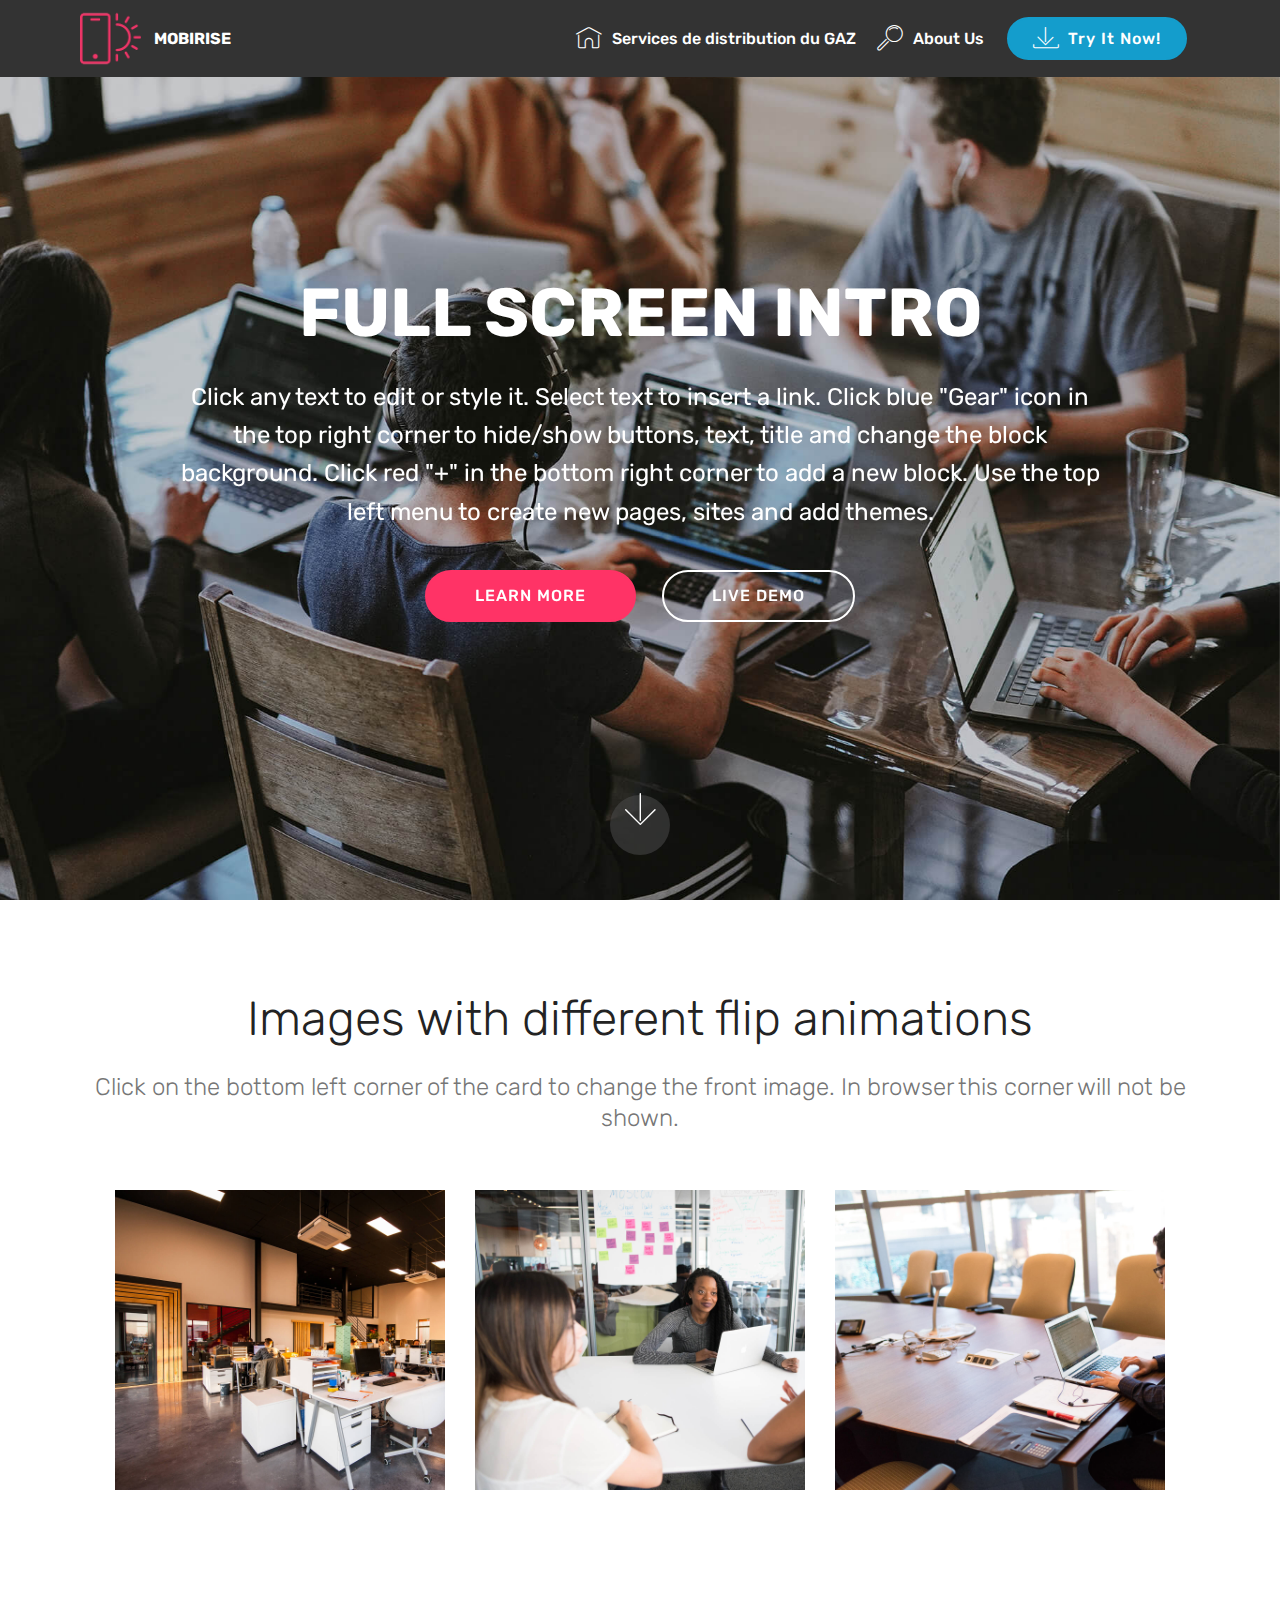
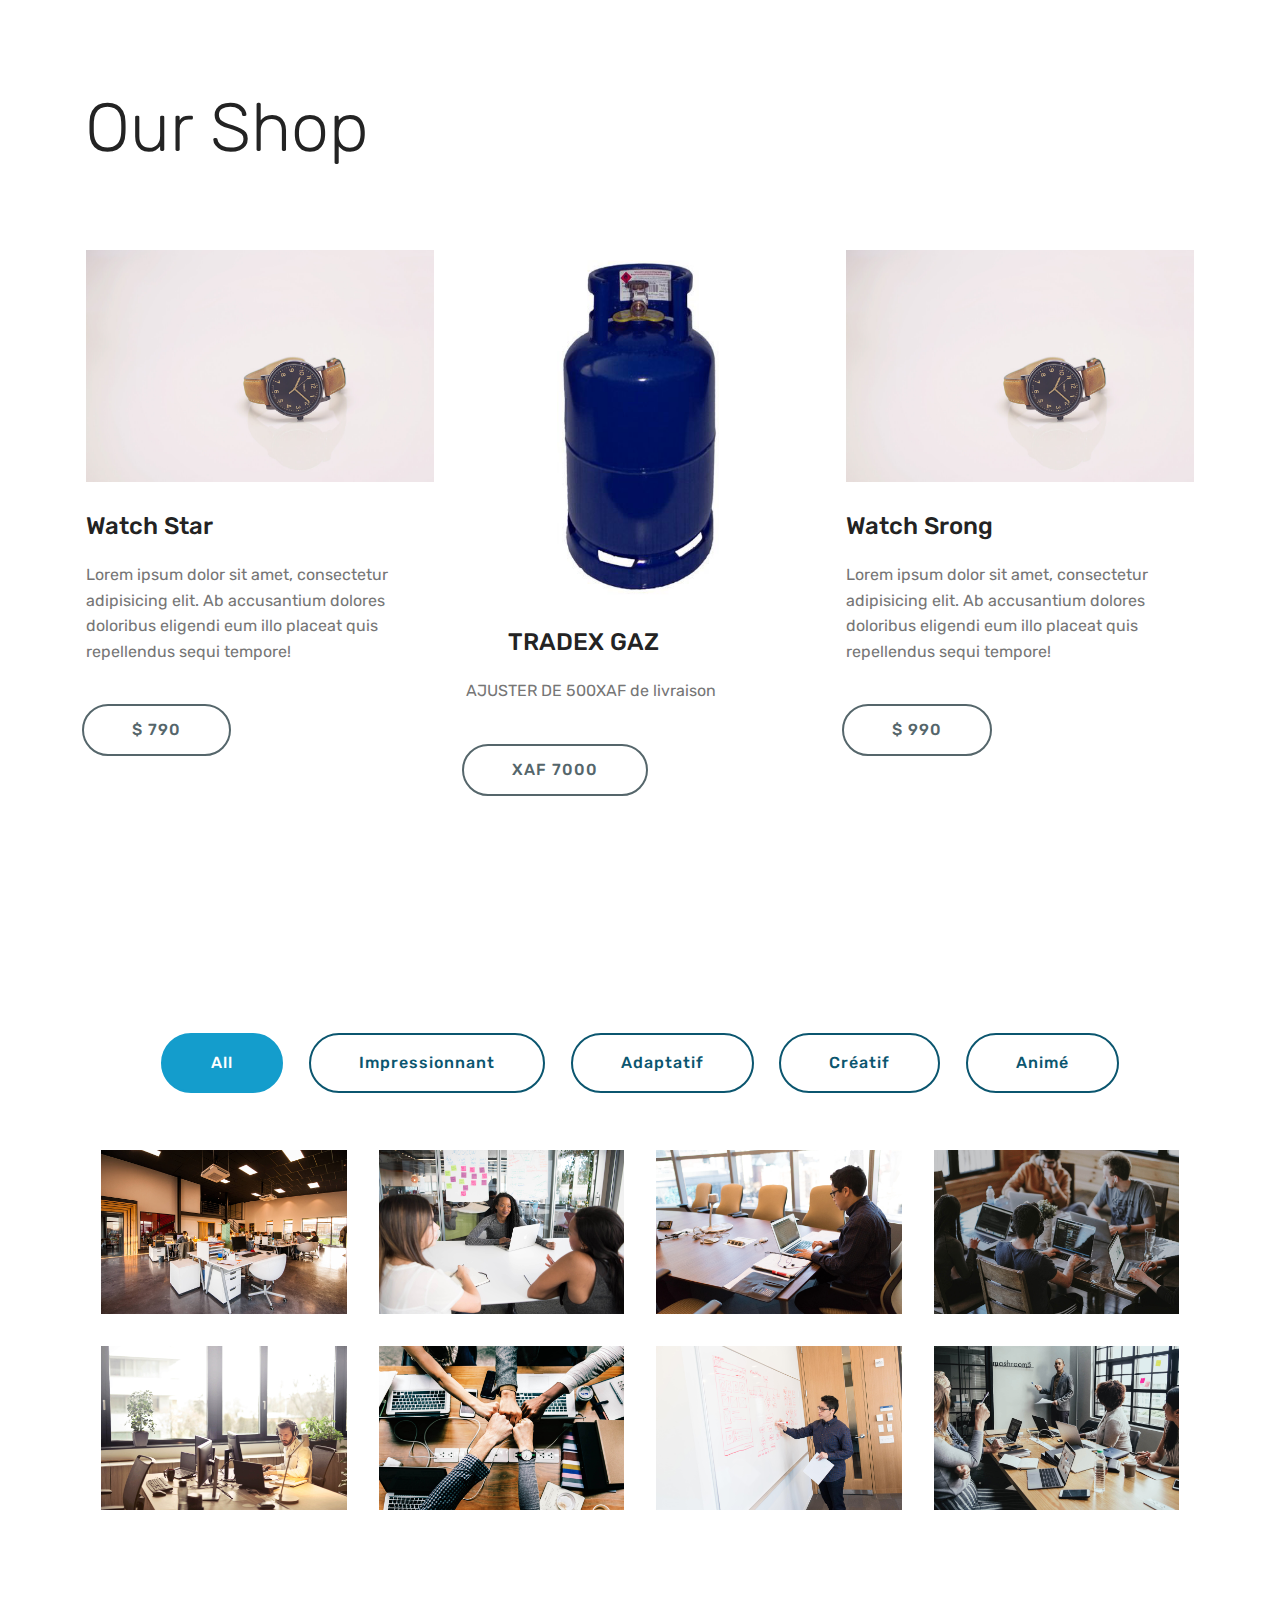
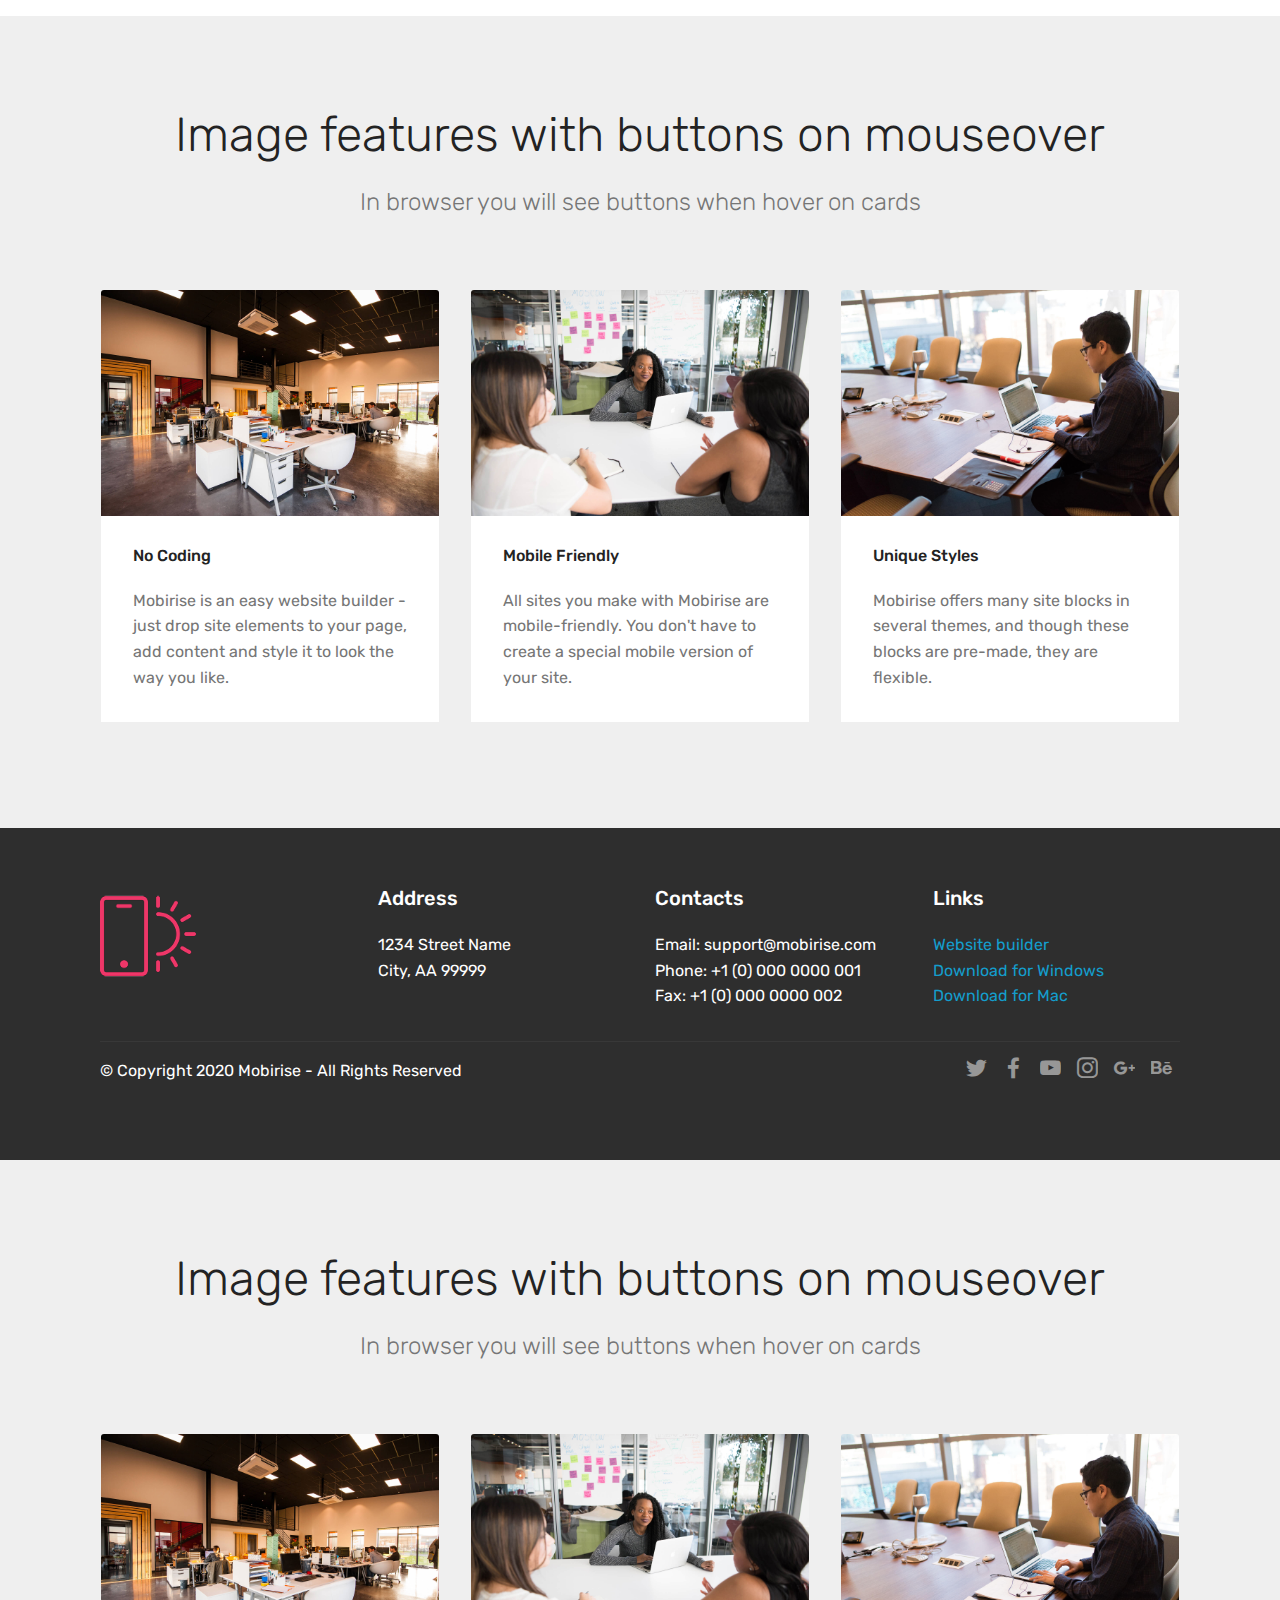
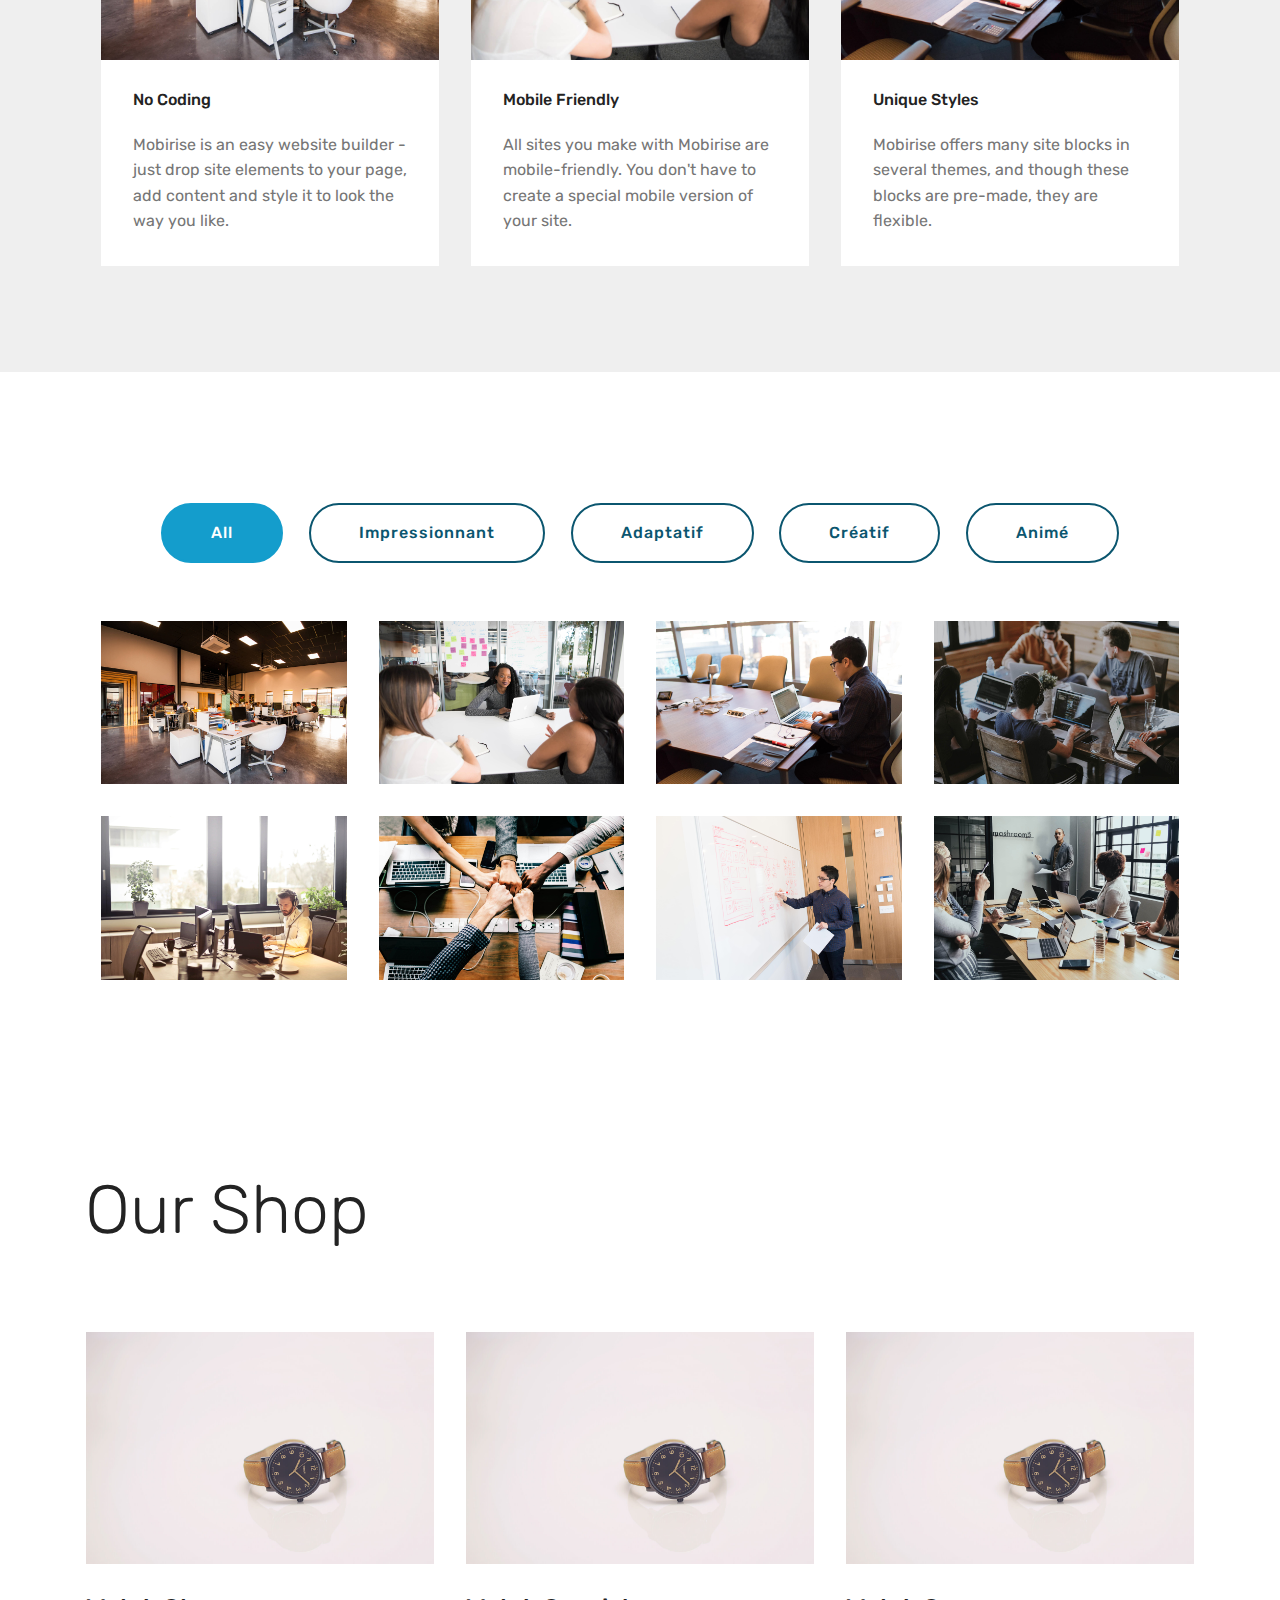
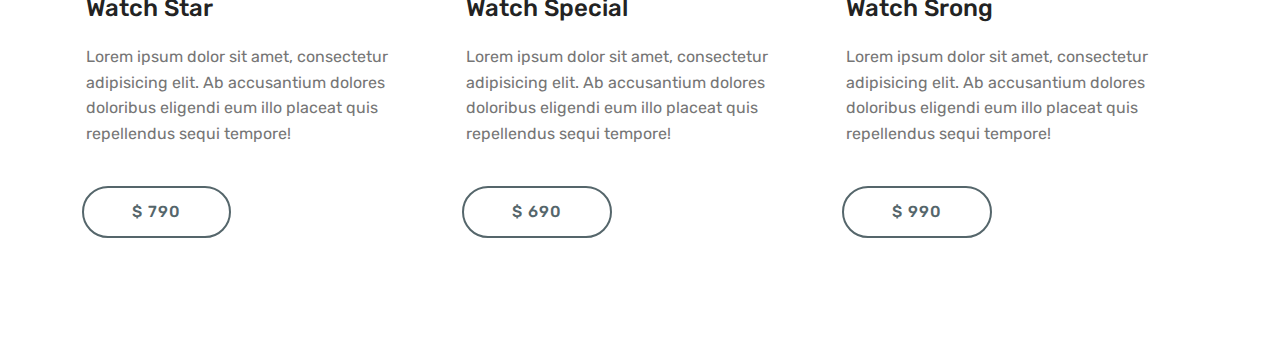
<file: index.html>
<!DOCTYPE html>
<html  >
<head>
  <!-- Site made with Mobirise Website Builder v4.12.4, https://mobirise.com -->
  <meta charset="UTF-8">
  <meta http-equiv="X-UA-Compatible" content="IE=edge">
  <meta name="generator" content="Mobirise v4.12.4, mobirise.com">
  <meta name="viewport" content="width=device-width, initial-scale=1, minimum-scale=1">
  <link rel="shortcut icon" href="assets/images/logo2.png" type="image/x-icon">
  <meta name="description" content="">
  
  
  <title>Home</title>
  <link rel="stylesheet" href="assets/web/assets/mobirise-icons/mobirise-icons.css">
  <link rel="stylesheet" href="assets/bootstrap/css/bootstrap.min.css">
  <link rel="stylesheet" href="assets/bootstrap/css/bootstrap-grid.min.css">
  <link rel="stylesheet" href="assets/bootstrap/css/bootstrap-reboot.min.css">
  <link rel="stylesheet" href="assets/socicon/css/styles.css">
  <link rel="stylesheet" href="assets/dropdown/css/style.css">
  <link rel="stylesheet" href="assets/tether/tether.min.css">
  <link rel="stylesheet" href="assets/theme/css/style.css">
  <link rel="stylesheet" href="assets/gallery/style.css">
  <link rel="preload" as="style" href="assets/mobirise/css/mbr-additional.css"><link rel="stylesheet" href="assets/mobirise/css/mbr-additional.css" type="text/css">
  
  
  
</head>
<body>
  <section class="menu cid-qTkzRZLJNu" once="menu" id="menu1-0">

    

    <nav class="navbar navbar-expand beta-menu navbar-dropdown align-items-center navbar-fixed-top navbar-toggleable-sm">
        <button class="navbar-toggler navbar-toggler-right" type="button" data-toggle="collapse" data-target="#navbarSupportedContent" aria-controls="navbarSupportedContent" aria-expanded="false" aria-label="Toggle navigation">
            <div class="hamburger">
                <span></span>
                <span></span>
                <span></span>
                <span></span>
            </div>
        </button>
        <div class="menu-logo">
            <div class="navbar-brand">
                <span class="navbar-logo">
                    <a href="https://mobirise.com">
                         <img src="assets/images/logo2.png" alt="Mobirise" style="height: 3.8rem;">
                    </a>
                </span>
                <span class="navbar-caption-wrap">
                    <a class="navbar-caption text-white display-4" href="https://mobirise.com">
                        MOBIRISE
                    </a>
                </span>
            </div>
        </div>
        <div class="collapse navbar-collapse" id="navbarSupportedContent">
            <ul class="navbar-nav nav-dropdown" data-app-modern-menu="true"><li class="nav-item">
                    <a class="nav-link link text-white display-4" href="https://mobirise.com">
                        <span class="mbri-home mbr-iconfont mbr-iconfont-btn"></span>
                        Services de distribution du GAZ</a>
                </li>
                <li class="nav-item">
                    <a class="nav-link link text-white display-4" href="https://mobirise.com">
                        <span class="mbri-search mbr-iconfont mbr-iconfont-btn"></span>
                        About Us
                    </a>
                </li></ul>
            <div class="navbar-buttons mbr-section-btn"><a class="btn btn-sm btn-primary display-4" href="https://mobirise.com">
                    <span class="mbri-save mbr-iconfont mbr-iconfont-btn "></span>
                    Try It Now!
                </a></div>
        </div>
    </nav>
</section>

<section class="engine"><a href="https://mobirise.info/w">html5 templates</a></section><section class="cid-qTkA127IK8 mbr-fullscreen mbr-parallax-background" id="header2-1">

    

    

    <div class="container align-center">
        <div class="row justify-content-md-center">
            <div class="mbr-white col-md-10">
                <h1 class="mbr-section-title mbr-bold pb-3 mbr-fonts-style display-1">
                    FULL SCREEN INTRO
                </h1>
                
                <p class="mbr-text pb-3 mbr-fonts-style display-5">
                    Click any text to edit or style it. Select text to insert a link. Click blue "Gear" icon in the top right corner to hide/show buttons, text, title and change the block background. Click red "+" in the bottom right corner to add a new block. Use the top left menu to create new pages, sites and add themes.
                </p>
                <div class="mbr-section-btn">
                    <a class="btn btn-md btn-secondary display-4" href="https://mobirise.com">LEARN MORE</a>
                    <a class="btn btn-md btn-white-outline display-4" href="https://mobirise.com">LIVE DEMO</a>
                </div>
            </div>
        </div>
    </div>
    <div class="mbr-arrow hidden-sm-down" aria-hidden="true">
        <a href="#next">
            <i class="mbri-down mbr-iconfont"></i>
        </a>
    </div>
</section>

<section class="features15 cid-u1xuwzhnfl" id="features15-5">

    

    
    <div class="container">
        <h2 class="mbr-section-title pb-3 align-center mbr-fonts-style display-2">
            Images with different flip animations
        </h2>
        <h3 class="mbr-section-subtitle display-5 align-center mbr-fonts-style">
            Click on the bottom left corner of the card to change the front image. In browser this corner will not be shown.
        </h3>

        <div class="media-container-row container pt-5 mt-2">

            <div class="col-12 col-md-6 mb-4 col-lg-4">
                <div class="card flip-card p-5 align-center">
                    <div class="card-front card_cont">
                        <img src="assets/images/background1.jpg" alt="Mobirise">
                    </div>
                    <div class="card_back card_cont">
                        <h4 class="card-title display-5 py-2 mbr-fonts-style">
                            Over 400 Amazing Blocks
                        </h4>
                        <p class="mbr-text mbr-fonts-style display-7">
                            Mobirise offers several themes that include sliders, galleries, article blocks, counters, accordions, video and many more.
                        </p>
                    </div>
                </div>
            </div>

            <div class="col-12 col-md-6 mb-4 col-lg-4">
                
                <div class="card flip-card p-5 align-center">
                    <div class="card-front card_cont">
                        <img src="assets/images/background2.jpg" alt="Mobirise">
                    </div>
                    <div class="card_back card_cont">
                        <h4 class="card-title py-2 mbr-fonts-style display-5">
                            Easy and Simple to Use
                        </h4>
                        <p class="mbr-text mbr-fonts-style display-7">
                            Drop the blocks into the page, edit content inline and publish - no technical skills required.
                        </p>
                    </div>
                </div>
            </div>
            
            <div class="col-12 col-md-6 mb-4 col-lg-4">
                <div class="card flip-card p-5 align-center">
                    <div class="card-front card_cont">
                        <img src="assets/images/background3.jpg" alt="Mobirise">
                    </div>
                    <div class="card_back card_cont">
                        <h4 class="card-title py-2 mbr-fonts-style display-5">
                            Unlimited Sites
                        </h4>
                        <p class="mbr-text mbr-fonts-style display-7">
                            Mobirise gives you the freedom to develop as many websites as you like given the fact that it is a desktop app.
                        </p>
                    </div>
                </div> 
            </div>

            
        </div>
</div></section>

<section class="services1 cid-u2DxTba6XY" id="services1-9">
    <!---->
    
    <!---->
    <!--Overlay-->
    
    <!--Container-->
    <div class="container">
        <div class="row justify-content-center">
            <!--Titles-->
            <div class="title pb-5 col-12">
                <h2 class="align-left pb-3 mbr-fonts-style display-1">
                    Our Shop
                </h2>
                
            </div>
            <!--Card-1-->
            <div class="card col-12 col-md-6 p-3 col-lg-4">
                <div class="card-wrapper">
                    <div class="card-img">
                        <img src="assets/images/product1.jpg" alt="Mobirise">
                    </div>
                    <div class="card-box">
                        <h4 class="card-title mbr-fonts-style display-5">
                            Watch Star
                        </h4>
                        <p class="mbr-text mbr-fonts-style display-7">
                            Lorem ipsum dolor sit amet, consectetur adipisicing elit. Ab accusantium dolores doloribus
                            eligendi eum illo placeat quis repellendus sequi tempore!
                        </p>
                        <!--Btn-->
                        <div class="mbr-section-btn align-left">
                            <a href="https://mobirise.co" class="btn btn-warning-outline display-4">
                                $ 790
                            </a>
                        </div>
                    </div>
                </div>
            </div>
            <!--Card-2-->
            <div class="card col-12 col-md-6 p-3 col-lg-4">
                <div class="card-wrapper">
                    <div class="card-img">
                        <img src="assets/images/total-gaz-12-5kg-79-550x550.jpg" alt="Mobirise" title="tradex gaz">
                    </div>
                    <div class="card-box">
                        <h4 class="card-title mbr-fonts-style display-5">&nbsp; &nbsp; &nbsp; &nbsp;TRADEX GAZ</h4>
                        <p class="mbr-text mbr-fonts-style display-7">AJUSTER DE 500XAF de livraison</p>
                        <!--Btn-->
                        <div class="mbr-section-btn align-left"><a href="https://mobirise.co" class="btn btn-warning-outline display-4">XAF 7000</a></div>
                    </div>
                </div>
            </div>
            <!--Card-3-->
            <div class="card col-12 col-md-6 p-3 col-lg-4 last-child">
                <div class="card-wrapper">
                    <div class="card-img">
                        <img src="assets/images/product1.jpg" alt="Mobirise">
                    </div>
                    <div class="card-box">
                        <h4 class="card-title mbr-fonts-style display-5">
                            Watch Srong
                        </h4>
                        <p class="mbr-text mbr-fonts-style display-7">
                            Lorem ipsum dolor sit amet, consectetur adipisicing elit. Ab accusantium dolores doloribus
                            eligendi eum illo placeat quis repellendus sequi tempore!
                        </p>
                        <!--Btn-->
                        <div class="mbr-section-btn align-left">
                            <a href="https://mobirise.co" class="btn btn-warning-outline display-4">
                                $ 990
                            </a>
                        </div>
                    </div>
                </div>
            </div>
            <!--Card-4-->
            
        </div>
    </div>
</section>

<section class="mbr-gallery mbr-slider-carousel cid-u1xuWGO7cD" id="gallery2-7">

    

    <div class="container">
        <div><!-- Filter --><div class="mbr-gallery-filter container gallery-filter-active"><ul buttons="0"><li class="mbr-gallery-filter-all active"><a class="btn btn-md btn-primary-outline display-7" href="">All</a></li></ul></div><!-- Gallery --><div class="mbr-gallery-row"><div class="mbr-gallery-layout-default"><div><div><div class="mbr-gallery-item mbr-gallery-item--p2" data-video-url="false" data-tags="Impressionnant"><div href="#lb-gallery2-7" data-slide-to="0" data-toggle="modal"><img src="assets/images/background1.jpg" alt="" title=""><span class="icon-focus"></span></div></div><div class="mbr-gallery-item mbr-gallery-item--p2" data-video-url="false" data-tags="Adaptatif"><div href="#lb-gallery2-7" data-slide-to="1" data-toggle="modal"><img src="assets/images/background2.jpg" alt="" title=""><span class="icon-focus"></span></div></div><div class="mbr-gallery-item mbr-gallery-item--p2" data-video-url="false" data-tags="Créatif"><div href="#lb-gallery2-7" data-slide-to="2" data-toggle="modal"><img src="assets/images/background3.jpg" alt="" title=""><span class="icon-focus"></span></div></div><div class="mbr-gallery-item mbr-gallery-item--p2" data-video-url="false" data-tags="Animé"><div href="#lb-gallery2-7" data-slide-to="3" data-toggle="modal"><img src="assets/images/background4.jpg" alt="" title=""><span class="icon-focus"></span></div></div><div class="mbr-gallery-item mbr-gallery-item--p2" data-video-url="false" data-tags="Impressionnant"><div href="#lb-gallery2-7" data-slide-to="4" data-toggle="modal"><img src="assets/images/background5.jpg" alt="" title=""><span class="icon-focus"></span></div></div><div class="mbr-gallery-item mbr-gallery-item--p2" data-video-url="false" data-tags="Impressionnant"><div href="#lb-gallery2-7" data-slide-to="5" data-toggle="modal"><img src="assets/images/background6.jpg" alt="" title=""><span class="icon-focus"></span></div></div><div class="mbr-gallery-item mbr-gallery-item--p2" data-video-url="false" data-tags="Adaptatif"><div href="#lb-gallery2-7" data-slide-to="6" data-toggle="modal"><img src="assets/images/background7.jpg" alt="" title=""><span class="icon-focus"></span></div></div><div class="mbr-gallery-item mbr-gallery-item--p2" data-video-url="false" data-tags="Animé"><div href="#lb-gallery2-7" data-slide-to="7" data-toggle="modal"><img src="assets/images/background8.jpg" alt="" title=""><span class="icon-focus"></span></div></div></div></div><div class="clearfix"></div></div></div><!-- Lightbox --><div data-app-prevent-settings="" class="mbr-slider modal fade carousel slide" tabindex="-1" data-keyboard="true" data-interval="false" id="lb-gallery2-7"><div class="modal-dialog"><div class="modal-content"><div class="modal-body"><div class="carousel-inner"><div class="carousel-item active"><img src="assets/images/background1.jpg" alt="" title=""></div><div class="carousel-item"><img src="assets/images/background2.jpg" alt="" title=""></div><div class="carousel-item"><img src="assets/images/background3.jpg" alt="" title=""></div><div class="carousel-item"><img src="assets/images/background4.jpg" alt="" title=""></div><div class="carousel-item"><img src="assets/images/background5.jpg" alt="" title=""></div><div class="carousel-item"><img src="assets/images/background6.jpg" alt="" title=""></div><div class="carousel-item"><img src="assets/images/background7.jpg" alt="" title=""></div><div class="carousel-item"><img src="assets/images/background8.jpg" alt="" title=""></div></div><a class="carousel-control carousel-control-prev" role="button" data-slide="prev" href="#lb-gallery2-7"><span class="mbri-left mbr-iconfont" aria-hidden="true"></span><span class="sr-only">Previous</span></a><a class="carousel-control carousel-control-next" role="button" data-slide="next" href="#lb-gallery2-7"><span class="mbri-right mbr-iconfont" aria-hidden="true"></span><span class="sr-only">Next</span></a><a class="close" href="#" role="button" data-dismiss="modal"><span class="sr-only">Close</span></a></div></div></div></div></div>
    </div>

</section>

<section class="features18 popup-btn-cards cid-u1xuvK3tMn" id="features18-4">

    

    
    <div class="container">
        <h2 class="mbr-section-title pb-3 align-center mbr-fonts-style display-2">
            Image features with buttons on mouseover
        </h2>
        <h3 class="mbr-section-subtitle display-5 align-center mbr-fonts-style mbr-light">
            In browser you will see buttons when hover on cards
        </h3>
        <div class="media-container-row pt-5 ">
            <div class="card p-3 col-12 col-md-6 col-lg-4">
                <div class="card-wrapper ">
                    <div class="card-img">
                        <div class="mbr-overlay"></div>
                        <div class="mbr-section-btn text-center">
                            <a href="https://mobirise.co" class="btn btn-primary display-4">Learn More</a>
                        </div>
                        <img src="assets/images/background1.jpg" alt="Mobirise">
                    </div>
                    <div class="card-box">
                        <h4 class="card-title mbr-fonts-style display-7">
                            No Coding
                        </h4>
                        <p class="mbr-text mbr-fonts-style align-left display-7">
                            Mobirise is an easy website builder - just drop site elements to your page, add content and style it to look the way you like.
                        </p>
                    </div>
                </div>
            </div>
            <div class="card p-3 col-12 col-md-6 col-lg-4">
                <div class="card-wrapper">
                    <div class="card-img">
                        <div class="mbr-overlay"></div>
                        <div class="mbr-section-btn text-center">
                            <a href="https://mobirise.co" class="btn btn-primary display-4">Learn More</a>
                        </div>
                        <img src="assets/images/background2.jpg" alt="Mobirise">
                    </div>
                    <div class="card-box">
                        <h4 class="card-title mbr-fonts-style display-7">
                            Mobile Friendly
                        </h4>
                        <p class="mbr-text mbr-fonts-style display-7">
                           All sites you make with Mobirise are mobile-friendly. You don't have to create a special mobile version of your site.
                        </p>
                    </div>
                </div>
            </div>

            <div class="card p-3 col-12 col-md-6 col-lg-4">
                <div class="card-wrapper">
                    <div class="card-img">
                        <div class="mbr-overlay"></div>
                        <div class="mbr-section-btn text-center">
                            <a href="https://mobirise.co" class="btn btn-primary display-4">Learn More</a>
                        </div>
                        <img src="assets/images/background3.jpg" alt="Mobirise">
                    </div>
                    <div class="card-box">
                        <h4 class="card-title mbr-fonts-style display-7">
                            Unique Styles
                        </h4>
                        <p class="mbr-text mbr-fonts-style display-7">
                            Mobirise offers many site blocks in several themes, and though these blocks are pre-made, they are flexible.
                        </p>
                    </div>
                </div>
            </div>

            
        </div>
    </div>
</section>

<section class="cid-qTkAaeaxX5" id="footer1-2">

    

    

    <div class="container">
        <div class="media-container-row content text-white">
            <div class="col-12 col-md-3">
                <div class="media-wrap">
                    <a href="https://mobirise.com/">
                        <img src="assets/images/logo2.png" alt="Mobirise">
                    </a>
                </div>
            </div>
            <div class="col-12 col-md-3 mbr-fonts-style display-7">
                <h5 class="pb-3">
                    Address
                </h5>
                <p class="mbr-text">
                    1234 Street Name
                    <br>City, AA 99999
                </p>
            </div>
            <div class="col-12 col-md-3 mbr-fonts-style display-7">
                <h5 class="pb-3">
                    Contacts
                </h5>
                <p class="mbr-text">
                    Email: support@mobirise.com
                    <br>Phone: +1 (0) 000 0000 001
                    <br>Fax: +1 (0) 000 0000 002
                </p>
            </div>
            <div class="col-12 col-md-3 mbr-fonts-style display-7">
                <h5 class="pb-3">
                    Links
                </h5>
                <p class="mbr-text">
                    <a class="text-primary" href="https://mobirise.com/">Website builder</a>
                    <br><a class="text-primary" href="https://mobirise.com/mobirise-free-win.zip">Download for Windows</a>
                    <br><a class="text-primary" href="https://mobirise.com/mobirise-free-mac.zip">Download for Mac</a>
                </p>
            </div>
        </div>
        <div class="footer-lower">
            <div class="media-container-row">
                <div class="col-sm-12">
                    <hr>
                </div>
            </div>
            <div class="media-container-row mbr-white">
                <div class="col-sm-6 copyright">
                    <p class="mbr-text mbr-fonts-style display-7">
                        © Copyright 2020 Mobirise - All Rights Reserved
                    </p>
                </div>
                <div class="col-md-6">
                    <div class="social-list align-right">
                        <div class="soc-item">
                            <a href="https://twitter.com/mobirise" target="_blank">
                                <span class="socicon-twitter socicon mbr-iconfont mbr-iconfont-social"></span>
                            </a>
                        </div>
                        <div class="soc-item">
                            <a href="https://www.facebook.com/pages/Mobirise/1616226671953247" target="_blank">
                                <span class="socicon-facebook socicon mbr-iconfont mbr-iconfont-social"></span>
                            </a>
                        </div>
                        <div class="soc-item">
                            <a href="https://www.youtube.com/c/mobirise" target="_blank">
                                <span class="socicon-youtube socicon mbr-iconfont mbr-iconfont-social"></span>
                            </a>
                        </div>
                        <div class="soc-item">
                            <a href="https://instagram.com/mobirise" target="_blank">
                                <span class="socicon-instagram socicon mbr-iconfont mbr-iconfont-social"></span>
                            </a>
                        </div>
                        <div class="soc-item">
                            <a href="https://plus.google.com/u/0/+Mobirise" target="_blank">
                                <span class="socicon-googleplus socicon mbr-iconfont mbr-iconfont-social"></span>
                            </a>
                        </div>
                        <div class="soc-item">
                            <a href="https://www.behance.net/Mobirise" target="_blank">
                                <span class="socicon-behance socicon mbr-iconfont mbr-iconfont-social"></span>
                            </a>
                        </div>
                    </div>
                </div>
            </div>
        </div>
    </div>
</section>

<section class="features18 popup-btn-cards cid-u1xuvjqmxo" id="features18-3">

    

    
    <div class="container">
        <h2 class="mbr-section-title pb-3 align-center mbr-fonts-style display-2">
            Image features with buttons on mouseover
        </h2>
        <h3 class="mbr-section-subtitle display-5 align-center mbr-fonts-style mbr-light">
            In browser you will see buttons when hover on cards
        </h3>
        <div class="media-container-row pt-5 ">
            <div class="card p-3 col-12 col-md-6 col-lg-4">
                <div class="card-wrapper ">
                    <div class="card-img">
                        <div class="mbr-overlay"></div>
                        <div class="mbr-section-btn text-center">
                            <a href="https://mobirise.co" class="btn btn-primary display-4">Learn More</a>
                        </div>
                        <img src="assets/images/background1.jpg" alt="Mobirise">
                    </div>
                    <div class="card-box">
                        <h4 class="card-title mbr-fonts-style display-7">
                            No Coding
                        </h4>
                        <p class="mbr-text mbr-fonts-style align-left display-7">
                            Mobirise is an easy website builder - just drop site elements to your page, add content and style it to look the way you like.
                        </p>
                    </div>
                </div>
            </div>
            <div class="card p-3 col-12 col-md-6 col-lg-4">
                <div class="card-wrapper">
                    <div class="card-img">
                        <div class="mbr-overlay"></div>
                        <div class="mbr-section-btn text-center">
                            <a href="https://mobirise.co" class="btn btn-primary display-4">Learn More</a>
                        </div>
                        <img src="assets/images/background2.jpg" alt="Mobirise">
                    </div>
                    <div class="card-box">
                        <h4 class="card-title mbr-fonts-style display-7">
                            Mobile Friendly
                        </h4>
                        <p class="mbr-text mbr-fonts-style display-7">
                           All sites you make with Mobirise are mobile-friendly. You don't have to create a special mobile version of your site.
                        </p>
                    </div>
                </div>
            </div>

            <div class="card p-3 col-12 col-md-6 col-lg-4">
                <div class="card-wrapper">
                    <div class="card-img">
                        <div class="mbr-overlay"></div>
                        <div class="mbr-section-btn text-center">
                            <a href="https://mobirise.co" class="btn btn-primary display-4">Learn More</a>
                        </div>
                        <img src="assets/images/background3.jpg" alt="Mobirise">
                    </div>
                    <div class="card-box">
                        <h4 class="card-title mbr-fonts-style display-7">
                            Unique Styles
                        </h4>
                        <p class="mbr-text mbr-fonts-style display-7">
                            Mobirise offers many site blocks in several themes, and though these blocks are pre-made, they are flexible.
                        </p>
                    </div>
                </div>
            </div>

            
        </div>
    </div>
</section>

<section class="mbr-gallery mbr-slider-carousel cid-u1xuW3JIUl" id="gallery2-6">

    

    <div class="container">
        <div><!-- Filter --><div class="mbr-gallery-filter container gallery-filter-active"><ul buttons="0"><li class="mbr-gallery-filter-all active"><a class="btn btn-md btn-primary-outline display-7" href="">All</a></li></ul></div><!-- Gallery --><div class="mbr-gallery-row"><div class="mbr-gallery-layout-default"><div><div><div class="mbr-gallery-item mbr-gallery-item--p2" data-video-url="false" data-tags="Impressionnant"><div href="#lb-gallery2-6" data-slide-to="0" data-toggle="modal"><img src="assets/images/background1.jpg" alt="" title=""><span class="icon-focus"></span></div></div><div class="mbr-gallery-item mbr-gallery-item--p2" data-video-url="false" data-tags="Adaptatif"><div href="#lb-gallery2-6" data-slide-to="1" data-toggle="modal"><img src="assets/images/background2.jpg" alt="" title=""><span class="icon-focus"></span></div></div><div class="mbr-gallery-item mbr-gallery-item--p2" data-video-url="false" data-tags="Créatif"><div href="#lb-gallery2-6" data-slide-to="2" data-toggle="modal"><img src="assets/images/background3.jpg" alt="" title=""><span class="icon-focus"></span></div></div><div class="mbr-gallery-item mbr-gallery-item--p2" data-video-url="false" data-tags="Animé"><div href="#lb-gallery2-6" data-slide-to="3" data-toggle="modal"><img src="assets/images/background4.jpg" alt="" title=""><span class="icon-focus"></span></div></div><div class="mbr-gallery-item mbr-gallery-item--p2" data-video-url="false" data-tags="Impressionnant"><div href="#lb-gallery2-6" data-slide-to="4" data-toggle="modal"><img src="assets/images/background5.jpg" alt="" title=""><span class="icon-focus"></span></div></div><div class="mbr-gallery-item mbr-gallery-item--p2" data-video-url="false" data-tags="Impressionnant"><div href="#lb-gallery2-6" data-slide-to="5" data-toggle="modal"><img src="assets/images/background6.jpg" alt="" title=""><span class="icon-focus"></span></div></div><div class="mbr-gallery-item mbr-gallery-item--p2" data-video-url="false" data-tags="Adaptatif"><div href="#lb-gallery2-6" data-slide-to="6" data-toggle="modal"><img src="assets/images/background7.jpg" alt="" title=""><span class="icon-focus"></span></div></div><div class="mbr-gallery-item mbr-gallery-item--p2" data-video-url="false" data-tags="Animé"><div href="#lb-gallery2-6" data-slide-to="7" data-toggle="modal"><img src="assets/images/background8.jpg" alt="" title=""><span class="icon-focus"></span></div></div></div></div><div class="clearfix"></div></div></div><!-- Lightbox --><div data-app-prevent-settings="" class="mbr-slider modal fade carousel slide" tabindex="-1" data-keyboard="true" data-interval="false" id="lb-gallery2-6"><div class="modal-dialog"><div class="modal-content"><div class="modal-body"><div class="carousel-inner"><div class="carousel-item active"><img src="assets/images/background1.jpg" alt="" title=""></div><div class="carousel-item"><img src="assets/images/background2.jpg" alt="" title=""></div><div class="carousel-item"><img src="assets/images/background3.jpg" alt="" title=""></div><div class="carousel-item"><img src="assets/images/background4.jpg" alt="" title=""></div><div class="carousel-item"><img src="assets/images/background5.jpg" alt="" title=""></div><div class="carousel-item"><img src="assets/images/background6.jpg" alt="" title=""></div><div class="carousel-item"><img src="assets/images/background7.jpg" alt="" title=""></div><div class="carousel-item"><img src="assets/images/background8.jpg" alt="" title=""></div></div><a class="carousel-control carousel-control-prev" role="button" data-slide="prev" href="#lb-gallery2-6"><span class="mbri-left mbr-iconfont" aria-hidden="true"></span><span class="sr-only">Previous</span></a><a class="carousel-control carousel-control-next" role="button" data-slide="next" href="#lb-gallery2-6"><span class="mbri-right mbr-iconfont" aria-hidden="true"></span><span class="sr-only">Next</span></a><a class="close" href="#" role="button" data-dismiss="modal"><span class="sr-only">Close</span></a></div></div></div></div></div>
    </div>

</section>

<section class="services1 cid-u2DxR0THgo" id="services1-8">
    <!---->
    
    <!---->
    <!--Overlay-->
    
    <!--Container-->
    <div class="container">
        <div class="row justify-content-center">
            <!--Titles-->
            <div class="title pb-5 col-12">
                <h2 class="align-left pb-3 mbr-fonts-style display-1">
                    Our Shop
                </h2>
                
            </div>
            <!--Card-1-->
            <div class="card col-12 col-md-6 p-3 col-lg-4">
                <div class="card-wrapper">
                    <div class="card-img">
                        <img src="assets/images/product1.jpg" alt="Mobirise">
                    </div>
                    <div class="card-box">
                        <h4 class="card-title mbr-fonts-style display-5">
                            Watch Star
                        </h4>
                        <p class="mbr-text mbr-fonts-style display-7">
                            Lorem ipsum dolor sit amet, consectetur adipisicing elit. Ab accusantium dolores doloribus
                            eligendi eum illo placeat quis repellendus sequi tempore!
                        </p>
                        <!--Btn-->
                        <div class="mbr-section-btn align-left">
                            <a href="https://mobirise.co" class="btn btn-warning-outline display-4">
                                $ 790
                            </a>
                        </div>
                    </div>
                </div>
            </div>
            <!--Card-2-->
            <div class="card col-12 col-md-6 p-3 col-lg-4">
                <div class="card-wrapper">
                    <div class="card-img">
                        <img src="assets/images/product1.jpg" alt="Mobirise">
                    </div>
                    <div class="card-box">
                        <h4 class="card-title mbr-fonts-style display-5">
                            Watch Special
                        </h4>
                        <p class="mbr-text mbr-fonts-style display-7">
                            Lorem ipsum dolor sit amet, consectetur adipisicing elit. Ab accusantium dolores doloribus
                            eligendi eum illo placeat quis repellendus sequi tempore!
                        </p>
                        <!--Btn-->
                        <div class="mbr-section-btn align-left">
                            <a href="https://mobirise.co" class="btn btn-warning-outline display-4">
                                $ 690
                            </a>
                        </div>
                    </div>
                </div>
            </div>
            <!--Card-3-->
            <div class="card col-12 col-md-6 p-3 col-lg-4 last-child">
                <div class="card-wrapper">
                    <div class="card-img">
                        <img src="assets/images/product1.jpg" alt="Mobirise">
                    </div>
                    <div class="card-box">
                        <h4 class="card-title mbr-fonts-style display-5">
                            Watch Srong
                        </h4>
                        <p class="mbr-text mbr-fonts-style display-7">
                            Lorem ipsum dolor sit amet, consectetur adipisicing elit. Ab accusantium dolores doloribus
                            eligendi eum illo placeat quis repellendus sequi tempore!
                        </p>
                        <!--Btn-->
                        <div class="mbr-section-btn align-left">
                            <a href="https://mobirise.co" class="btn btn-warning-outline display-4">
                                $ 990
                            </a>
                        </div>
                    </div>
                </div>
            </div>
            <!--Card-4-->
            
        </div>
    </div>
</section>


  <script src="assets/web/assets/jquery/jquery.min.js"></script>
  <script src="assets/popper/popper.min.js"></script>
  <script src="assets/bootstrap/js/bootstrap.min.js"></script>
  <script src="assets/smoothscroll/smooth-scroll.js"></script>
  <script src="assets/dropdown/js/nav-dropdown.js"></script>
  <script src="assets/dropdown/js/navbar-dropdown.js"></script>
  <script src="assets/touchswipe/jquery.touch-swipe.min.js"></script>
  <script src="assets/parallax/jarallax.min.js"></script>
  <script src="assets/tether/tether.min.js"></script>
  <script src="assets/masonry/masonry.pkgd.min.js"></script>
  <script src="assets/imagesloaded/imagesloaded.pkgd.min.js"></script>
  <script src="assets/bootstrapcarouselswipe/bootstrap-carousel-swipe.js"></script>
  <script src="assets/mbr-popup-btns/mbr-popup-btns.js"></script>
  <script src="assets/vimeoplayer/jquery.mb.vimeo_player.js"></script>
  <script src="assets/mbr-flip-card/mbr-flip-card.js"></script>
  <script src="assets/theme/js/script.js"></script>
  <script src="assets/slidervideo/script.js"></script>
  <script src="assets/gallery/player.min.js"></script>
  <script src="assets/gallery/script.js"></script>
  
  
</body>
</html>
</file>
<file: assets/web/assets/mobirise-icons/mobirise-icons.css>
@font-face {
  font-family: 'MobiriseIcons';
  src:  url('mobirise-icons.eot?spat4u');
  src:  url('mobirise-icons.eot?spat4u#iefix') format('embedded-opentype'),
    url('mobirise-icons.ttf?spat4u') format('truetype'),
    url('mobirise-icons.woff?spat4u') format('woff'),
    url('mobirise-icons.svg?spat4u#MobiriseIcons') format('svg');
  font-weight: normal;
  font-style: normal;
  font-display: swap;
}

[class^="mbri-"], [class*=" mbri-"] {
  /* use !important to prevent issues with browser extensions that change fonts */
  font-family: MobiriseIcons !important;
  speak: none;
  font-style: normal;
  font-weight: normal;
  font-variant: normal;
  text-transform: none;
  line-height: 1;

  /* Better Font Rendering =========== */
  -webkit-font-smoothing: antialiased;
  -moz-osx-font-smoothing: grayscale;
}

.mbri-add-submenu:before {
  content: "\e900";
}
.mbri-alert:before {
  content: "\e901";
}
.mbri-align-center:before {
  content: "\e902";
}
.mbri-align-justify:before {
  content: "\e903";
}
.mbri-align-left:before {
  content: "\e904";
}
.mbri-align-right:before {
  content: "\e905";
}
.mbri-android:before {
  content: "\e906";
}
.mbri-apple:before {
  content: "\e907";
}
.mbri-arrow-down:before {
  content: "\e908";
}
.mbri-arrow-next:before {
  content: "\e909";
}
.mbri-arrow-prev:before {
  content: "\e90a";
}
.mbri-arrow-up:before {
  content: "\e90b";
}
.mbri-bold:before {
  content: "\e90c";
}
.mbri-bookmark:before {
  content: "\e90d";
}
.mbri-bootstrap:before {
  content: "\e90e";
}
.mbri-briefcase:before {
  content: "\e90f";
}
.mbri-browse:before {
  content: "\e910";
}
.mbri-bulleted-list:before {
  content: "\e911";
}
.mbri-calendar:before {
  content: "\e912";
}
.mbri-camera:before {
  content: "\e913";
}
.mbri-cart-add:before {
  content: "\e914";
}
.mbri-cart-full:before {
  content: "\e915";
}
.mbri-cash:before {
  content: "\e916";
}
.mbri-change-style:before {
  content: "\e917";
}
.mbri-chat:before {
  content: "\e918";
}
.mbri-clock:before {
  content: "\e919";
}
.mbri-close:before {
  content: "\e91a";
}
.mbri-cloud:before {
  content: "\e91b";
}
.mbri-code:before {
  content: "\e91c";
}
.mbri-contact-form:before {
  content: "\e91d";
}
.mbri-credit-card:before {
  content: "\e91e";
}
.mbri-cursor-click:before {
  content: "\e91f";
}
.mbri-cust-feedback:before {
  content: "\e920";
}
.mbri-database:before {
  content: "\e921";
}
.mbri-delivery:before {
  content: "\e922";
}
.mbri-desktop:before {
  content: "\e923";
}
.mbri-devices:before {
  content: "\e924";
}
.mbri-down:before {
  content: "\e925";
}
.mbri-download:before {
  content: "\e989";
}
.mbri-drag-n-drop:before {
  content: "\e927";
}
.mbri-drag-n-drop2:before {
  content: "\e928";
}
.mbri-edit:before {
  content: "\e929";
}
.mbri-edit2:before {
  content: "\e92a";
}
.mbri-error:before {
  content: "\e92b";
}
.mbri-extension:before {
  content: "\e92c";
}
.mbri-features:before {
  content: "\e92d";
}
.mbri-file:before {
  content: "\e92e";
}
.mbri-flag:before {
  content: "\e92f";
}
.mbri-folder:before {
  content: "\e930";
}
.mbri-gift:before {
  content: "\e931";
}
.mbri-github:before {
  content: "\e932";
}
.mbri-globe:before {
  content: "\e933";
}
.mbri-globe-2:before {
  content: "\e934";
}
.mbri-growing-chart:before {
  content: "\e935";
}
.mbri-hearth:before {
  content: "\e936";
}
.mbri-help:before {
  content: "\e937";
}
.mbri-home:before {
  content: "\e938";
}
.mbri-hot-cup:before {
  content: "\e939";
}
.mbri-idea:before {
  content: "\e93a";
}
.mbri-image-gallery:before {
  content: "\e93b";
}
.mbri-image-slider:before {
  content: "\e93c";
}
.mbri-info:before {
  content: "\e93d";
}
.mbri-italic:before {
  content: "\e93e";
}
.mbri-key:before {
  content: "\e93f";
}
.mbri-laptop:before {
  content: "\e940";
}
.mbri-layers:before {
  content: "\e941";
}
.mbri-left-right:before {
  content: "\e942";
}
.mbri-left:before {
  content: "\e943";
}
.mbri-letter:before {
  content: "\e944";
}
.mbri-like:before {
  content: "\e945";
}
.mbri-link:before {
  content: "\e946";
}
.mbri-lock:before {
  content: "\e947";
}
.mbri-login:before {
  content: "\e948";
}
.mbri-logout:before {
  content: "\e949";
}
.mbri-magic-stick:before {
  content: "\e94a";
}
.mbri-map-pin:before {
  content: "\e94b";
}
.mbri-menu:before {
  content: "\e94c";
}
.mbri-mobile:before {
  content: "\e94d";
}
.mbri-mobile2:before {
  content: "\e94e";
}
.mbri-mobirise:before {
  content: "\e94f";
}
.mbri-more-horizontal:before {
  content: "\e950";
}
.mbri-more-vertical:before {
  content: "\e951";
}
.mbri-music:before {
  content: "\e952";
}
.mbri-new-file:before {
  content: "\e953";
}
.mbri-numbered-list:before {
  content: "\e954";
}
.mbri-opened-folder:before {
  content: "\e955";
}
.mbri-pages:before {
  content: "\e956";
}
.mbri-paper-plane:before {
  content: "\e957";
}
.mbri-paperclip:before {
  content: "\e958";
}
.mbri-photo:before {
  content: "\e959";
}
.mbri-photos:before {
  content: "\e95a";
}
.mbri-pin:before {
  content: "\e95b";
}
.mbri-play:before {
  content: "\e95c";
}
.mbri-plus:before {
  content: "\e95d";
}
.mbri-preview:before {
  content: "\e95e";
}
.mbri-print:before {
  content: "\e95f";
}
.mbri-protect:before {
  content: "\e960";
}
.mbri-question:before {
  content: "\e961";
}
.mbri-quote-left:before {
  content: "\e962";
}
.mbri-quote-right:before {
  content: "\e963";
}
.mbri-refresh:before {
  content: "\e964";
}
.mbri-responsive:before {
  content: "\e965";
}
.mbri-right:before {
  content: "\e966";
}
.mbri-rocket:before {
  content: "\e967";
}
.mbri-sad-face:before {
  content: "\e968";
}
.mbri-sale:before {
  content: "\e969";
}
.mbri-save:before {
  content: "\e96a";
}
.mbri-search:before {
  content: "\e96b";
}
.mbri-setting:before {
  content: "\e96c";
}
.mbri-setting2:before {
  content: "\e96d";
}
.mbri-setting3:before {
  content: "\e96e";
}
.mbri-share:before {
  content: "\e96f";
}
.mbri-shopping-bag:before {
  content: "\e970";
}
.mbri-shopping-basket:before {
  content: "\e971";
}
.mbri-shopping-cart:before {
  content: "\e972";
}
.mbri-sites:before {
  content: "\e973";
}
.mbri-smile-face:before {
  content: "\e974";
}
.mbri-speed:before {
  content: "\e975";
}
.mbri-star:before {
  content: "\e976";
}
.mbri-success:before {
  content: "\e977";
}
.mbri-sun:before {
  content: "\e978";
}
.mbri-sun2:before {
  content: "\e979";
}
.mbri-tablet:before {
  content: "\e97a";
}
.mbri-tablet-vertical:before {
  content: "\e97b";
}
.mbri-target:before {
  content: "\e97c";
}
.mbri-timer:before {
  content: "\e97d";
}
.mbri-to-ftp:before {
  content: "\e97e";
}
.mbri-to-local-drive:before {
  content: "\e97f";
}
.mbri-touch-swipe:before {
  content: "\e980";
}
.mbri-touch:before {
  content: "\e981";
}
.mbri-trash:before {
  content: "\e982";
}
.mbri-underline:before {
  content: "\e983";
}
.mbri-unlink:before {
  content: "\e984";
}
.mbri-unlock:before {
  content: "\e985";
}
.mbri-up-down:before {
  content: "\e986";
}
.mbri-up:before {
  content: "\e987";
}
.mbri-update:before {
  content: "\e988";
}
.mbri-upload:before {
 content: "\e926"; 
}
.mbri-user:before {
  content: "\e98a";
}
.mbri-user2:before {
  content: "\e98b";
}
.mbri-users:before {
  content: "\e98c";
}
.mbri-video:before {
  content: "\e98d";
}
.mbri-video-play:before {
  content: "\e98e";
}
.mbri-watch:before {
  content: "\e98f";
}
.mbri-website-theme:before {
  content: "\e990";
}
.mbri-wifi:before {
  content: "\e991";
}
.mbri-windows:before {
  content: "\e992";
}
.mbri-zoom-out:before {
  content: "\e993";
}
.mbri-redo:before {
  content: "\e994";
}
.mbri-undo:before {
  content: "\e995";
}
</file>
<file: assets/socicon/css/styles.css>
@charset "UTF-8";

@font-face {
  font-family: 'Socicon';
  src:  url('../fonts/socicon.eot');
  src:  url('../fonts/socicon.eot?#iefix') format('embedded-opentype'),
    url('../fonts/socicon.woff2') format('woff2'),
    url('../fonts/socicon.ttf') format('truetype'),
    url('../fonts/socicon.woff') format('woff'),
    url('../fonts/socicon.svg#socicon') format('svg');
  font-weight: normal;
  font-style: normal;
}

[data-icon]:before {
  font-family: "socicon" !important;
  content: attr(data-icon);
  font-style: normal !important;
  font-weight: normal !important;
  font-variant: normal !important;
  text-transform: none !important;
  speak: none;
  line-height: 1;
  -webkit-font-smoothing: antialiased;
  -moz-osx-font-smoothing: grayscale;
}

[class^="socicon-"], [class*=" socicon-"] {
  /* use !important to prevent issues with browser extensions that change fonts */
  font-family: 'Socicon' !important;
  speak: none;
  font-style: normal;
  font-weight: normal;
  font-variant: normal;
  text-transform: none;
  line-height: 1;

  /* Better Font Rendering =========== */
  -webkit-font-smoothing: antialiased;
  -moz-osx-font-smoothing: grayscale;
}

.socicon-eitaa:before {
  content: "\e97c";
}
.socicon-soroush:before {
  content: "\e97d";
}
.socicon-bale:before {
  content: "\e97e";
}
.socicon-zazzle:before {
  content: "\e97b";
}
.socicon-society6:before {
  content: "\e97a";
}
.socicon-redbubble:before {
  content: "\e979";
}
.socicon-avvo:before {
  content: "\e978";
}
.socicon-stitcher:before {
  content: "\e977";
}
.socicon-googlehangouts:before {
  content: "\e974";
}
.socicon-dlive:before {
  content: "\e975";
}
.socicon-vsco:before {
  content: "\e976";
}
.socicon-flipboard:before {
  content: "\e973";
}
.socicon-ubuntu:before {
  content: "\e958";
}
.socicon-artstation:before {
  content: "\e959";
}
.socicon-invision:before {
  content: "\e95a";
}
.socicon-torial:before {
  content: "\e95b";
}
.socicon-collectorz:before {
  content: "\e95c";
}
.socicon-seenthis:before {
  content: "\e95d";
}
.socicon-googleplaymusic:before {
  content: "\e95e";
}
.socicon-debian:before {
  content: "\e95f";
}
.socicon-filmfreeway:before {
  content: "\e960";
}
.socicon-gnome:before {
  content: "\e961";
}
.socicon-itchio:before {
  content: "\e962";
}
.socicon-jamendo:before {
  content: "\e963";
}
.socicon-mix:before {
  content: "\e964";
}
.socicon-sharepoint:before {
  content: "\e965";
}
.socicon-tinder:before {
  content: "\e966";
}
.socicon-windguru:before {
  content: "\e967";
}
.socicon-cdbaby:before {
  content: "\e968";
}
.socicon-elementaryos:before {
  content: "\e969";
}
.socicon-stage32:before {
  content: "\e96a";
}
.socicon-tiktok:before {
  content: "\e96b";
}
.socicon-gitter:before {
  content: "\e96c";
}
.socicon-letterboxd:before {
  content: "\e96d";
}
.socicon-threema:before {
  content: "\e96e";
}
.socicon-splice:before {
  content: "\e96f";
}
.socicon-metapop:before {
  content: "\e970";
}
.socicon-naver:before {
  content: "\e971";
}
.socicon-remote:before {
  content: "\e972";
}
.socicon-internet:before {
  content: "\e957";
}
.socicon-moddb:before {
  content: "\e94b";
}
.socicon-indiedb:before {
  content: "\e94c";
}
.socicon-traxsource:before {
  content: "\e94d";
}
.socicon-gamefor:before {
  content: "\e94e";
}
.socicon-pixiv:before {
  content: "\e94f";
}
.socicon-myanimelist:before {
  content: "\e950";
}
.socicon-blackberry:before {
  content: "\e951";
}
.socicon-wickr:before {
  content: "\e952";
}
.socicon-spip:before {
  content: "\e953";
}
.socicon-napster:before {
  content: "\e954";
}
.socicon-beatport:before {
  content: "\e955";
}
.socicon-hackerone:before {
  content: "\e956";
}
.socicon-hackernews:before {
  content: "\e946";
}
.socicon-smashwords:before {
  content: "\e947";
}
.socicon-kobo:before {
  content: "\e948";
}
.socicon-bookbub:before {
  content: "\e949";
}
.socicon-mailru:before {
  content: "\e94a";
}
.socicon-gitlab:before {
  content: "\e945";
}
.socicon-instructables:before {
  content: "\e944";
}
.socicon-portfolio:before {
  content: "\e943";
}
.socicon-codered:before {
  content: "\e940";
}
.socicon-origin:before {
  content: "\e941";
}
.socicon-nextdoor:before {
  content: "\e942";
}
.socicon-udemy:before {
  content: "\e93f";
}
.socicon-livemaster:before {
  content: "\e93e";
}
.socicon-crunchbase:before {
  content: "\e93b";
}
.socicon-homefy:before {
  content: "\e93c";
}
.socicon-calendly:before {
  content: "\e93d";
}
.socicon-realtor:before {
  content: "\e90f";
}
.socicon-tidal:before {
  content: "\e910";
}
.socicon-qobuz:before {
  content: "\e911";
}
.socicon-natgeo:before {
  content: "\e912";
}
.socicon-mastodon:before {
  content: "\e913";
}
.socicon-unsplash:before {
  content: "\e914";
}
.socicon-homeadvisor:before {
  content: "\e915";
}
.socicon-angieslist:before {
  content: "\e916";
}
.socicon-codepen:before {
  content: "\e917";
}
.socicon-slack:before {
  content: "\e918";
}
.socicon-openaigym:before {
  content: "\e919";
}
.socicon-logmein:before {
  content: "\e91a";
}
.socicon-fiverr:before {
  content: "\e91b";
}
.socicon-gotomeeting:before {
  content: "\e91c";
}
.socicon-aliexpress:before {
  content: "\e91d";
}
.socicon-guru:before {
  content: "\e91e";
}
.socicon-appstore:before {
  content: "\e91f";
}
.socicon-homes:before {
  content: "\e920";
}
.socicon-zoom:before {
  content: "\e921";
}
.socicon-alibaba:before {
  content: "\e922";
}
.socicon-craigslist:before {
  content: "\e923";
}
.socicon-wix:before {
  content: "\e924";
}
.socicon-redfin:before {
  content: "\e925";
}
.socicon-googlecalendar:before {
  content: "\e926";
}
.socicon-shopify:before {
  content: "\e927";
}
.socicon-freelancer:before {
  content: "\e928";
}
.socicon-seedrs:before {
  content: "\e929";
}
.socicon-bing:before {
  content: "\e92a";
}
.socicon-doodle:before {
  content: "\e92b";
}
.socicon-bonanza:before {
  content: "\e92c";
}
.socicon-squarespace:before {
  content: "\e92d";
}
.socicon-toptal:before {
  content: "\e92e";
}
.socicon-gust:before {
  content: "\e92f";
}
.socicon-ask:before {
  content: "\e930";
}
.socicon-trulia:before {
  content: "\e931";
}
.socicon-loomly:before {
  content: "\e932";
}
.socicon-ghost:before {
  content: "\e933";
}
.socicon-upwork:before {
  content: "\e934";
}
.socicon-fundable:before {
  content: "\e935";
}
.socicon-booking:before {
  content: "\e936";
}
.socicon-googlemaps:before {
  content: "\e937";
}
.socicon-zillow:before {
  content: "\e938";
}
.socicon-niconico:before {
  content: "\e939";
}
.socicon-toneden:before {
  content: "\e93a";
}
.socicon-augment:before {
  content: "\e908";
}
.socicon-bitbucket:before {
  content: "\e909";
}
.socicon-fyuse:before {
  content: "\e90a";
}
.socicon-yt-gaming:before {
  content: "\e90b";
}
.socicon-sketchfab:before {
  content: "\e90c";
}
.socicon-mobcrush:before {
  content: "\e90d";
}
.socicon-microsoft:before {
  content: "\e90e";
}
.socicon-pandora:before {
  content: "\e907";
}
.socicon-messenger:before {
  content: "\e906";
}
.socicon-gamewisp:before {
  content: "\e905";
}
.socicon-bloglovin:before {
  content: "\e904";
}
.socicon-tunein:before {
  content: "\e903";
}
.socicon-gamejolt:before {
  content: "\e901";
}
.socicon-trello:before {
  content: "\e902";
}
.socicon-spreadshirt:before {
  content: "\e900";
}
.socicon-500px:before {
  content: "\e000";
}
.socicon-8tracks:before {
  content: "\e001";
}
.socicon-airbnb:before {
  content: "\e002";
}
.socicon-alliance:before {
  content: "\e003";
}
.socicon-amazon:before {
  content: "\e004";
}
.socicon-amplement:before {
  content: "\e005";
}
.socicon-android:before {
  content: "\e006";
}
.socicon-angellist:before {
  content: "\e007";
}
.socicon-apple:before {
  content: "\e008";
}
.socicon-appnet:before {
  content: "\e009";
}
.socicon-baidu:before {
  content: "\e00a";
}
.socicon-bandcamp:before {
  content: "\e00b";
}
.socicon-battlenet:before {
  content: "\e00c";
}
.socicon-mixer:before {
  content: "\e00d";
}
.socicon-bebee:before {
  content: "\e00e";
}
.socicon-bebo:before {
  content: "\e00f";
}
.socicon-behance:before {
  content: "\e010";
}
.socicon-blizzard:before {
  content: "\e011";
}
.socicon-blogger:before {
  content: "\e012";
}
.socicon-buffer:before {
  content: "\e013";
}
.socicon-chrome:before {
  content: "\e014";
}
.socicon-coderwall:before {
  content: "\e015";
}
.socicon-curse:before {
  content: "\e016";
}
.socicon-dailymotion:before {
  content: "\e017";
}
.socicon-deezer:before {
  content: "\e018";
}
.socicon-delicious:before {
  content: "\e019";
}
.socicon-deviantart:before {
  content: "\e01a";
}
.socicon-diablo:before {
  content: "\e01b";
}
.socicon-digg:before {
  content: "\e01c";
}
.socicon-discord:before {
  content: "\e01d";
}
.socicon-disqus:before {
  content: "\e01e";
}
.socicon-douban:before {
  content: "\e01f";
}
.socicon-draugiem:before {
  content: "\e020";
}
.socicon-dribbble:before {
  content: "\e021";
}
.socicon-drupal:before {
  content: "\e022";
}
.socicon-ebay:before {
  content: "\e023";
}
.socicon-ello:before {
  content: "\e024";
}
.socicon-endomodo:before {
  content: "\e025";
}
.socicon-envato:before {
  content: "\e026";
}
.socicon-etsy:before {
  content: "\e027";
}
.socicon-facebook:before {
  content: "\e028";
}
.socicon-feedburner:before {
  content: "\e029";
}
.socicon-filmweb:before {
  content: "\e02a";
}
.socicon-firefox:before {
  content: "\e02b";
}
.socicon-flattr:before {
  content: "\e02c";
}
.socicon-flickr:before {
  content: "\e02d";
}
.socicon-formulr:before {
  content: "\e02e";
}
.socicon-forrst:before {
  content: "\e02f";
}
.socicon-foursquare:before {
  content: "\e030";
}
.socicon-friendfeed:before {
  content: "\e031";
}
.socicon-github:before {
  content: "\e032";
}
.socicon-goodreads:before {
  content: "\e033";
}
.socicon-google:before {
  content: "\e034";
}
.socicon-googlescholar:before {
  content: "\e035";
}
.socicon-googlegroups:before {
  content: "\e036";
}
.socicon-googlephotos:before {
  content: "\e037";
}
.socicon-googleplus:before {
  content: "\e038";
}
.socicon-grooveshark:before {
  content: "\e039";
}
.socicon-hackerrank:before {
  content: "\e03a";
}
.socicon-hearthstone:before {
  content: "\e03b";
}
.socicon-hellocoton:before {
  content: "\e03c";
}
.socicon-heroes:before {
  content: "\e03d";
}
.socicon-smashcast:before {
  content: "\e03e";
}
.socicon-horde:before {
  content: "\e03f";
}
.socicon-houzz:before {
  content: "\e040";
}
.socicon-icq:before {
  content: "\e041";
}
.socicon-identica:before {
  content: "\e042";
}
.socicon-imdb:before {
  content: "\e043";
}
.socicon-instagram:before {
  content: "\e044";
}
.socicon-issuu:before {
  content: "\e045";
}
.socicon-istock:before {
  content: "\e046";
}
.socicon-itunes:before {
  content: "\e047";
}
.socicon-keybase:before {
  content: "\e048";
}
.socicon-lanyrd:before {
  content: "\e049";
}
.socicon-lastfm:before {
  content: "\e04a";
}
.socicon-line:before {
  content: "\e04b";
}
.socicon-linkedin:before {
  content: "\e04c";
}
.socicon-livejournal:before {
  content: "\e04d";
}
.socicon-lyft:before {
  content: "\e04e";
}
.socicon-macos:before {
  content: "\e04f";
}
.socicon-mail:before {
  content: "\e050";
}
.socicon-medium:before {
  content: "\e051";
}
.socicon-meetup:before {
  content: "\e052";
}
.socicon-mixcloud:before {
  content: "\e053";
}
.socicon-modelmayhem:before {
  content: "\e054";
}
.socicon-mumble:before {
  content: "\e055";
}
.socicon-myspace:before {
  content: "\e056";
}
.socicon-newsvine:before {
  content: "\e057";
}
.socicon-nintendo:before {
  content: "\e058";
}
.socicon-npm:before {
  content: "\e059";
}
.socicon-odnoklassniki:before {
  content: "\e05a";
}
.socicon-openid:before {
  content: "\e05b";
}
.socicon-opera:before {
  content: "\e05c";
}
.socicon-outlook:before {
  content: "\e05d";
}
.socicon-overwatch:before {
  content: "\e05e";
}
.socicon-patreon:before {
  content: "\e05f";
}
.socicon-paypal:before {
  content: "\e060";
}
.socicon-periscope:before {
  content: "\e061";
}
.socicon-persona:before {
  content: "\e062";
}
.socicon-pinterest:before {
  content: "\e063";
}
.socicon-play:before {
  content: "\e064";
}
.socicon-player:before {
  content: "\e065";
}
.socicon-playstation:before {
  content: "\e066";
}
.socicon-pocket:before {
  content: "\e067";
}
.socicon-qq:before {
  content: "\e068";
}
.socicon-quora:before {
  content: "\e069";
}
.socicon-raidcall:before {
  content: "\e06a";
}
.socicon-ravelry:before {
  content: "\e06b";
}
.socicon-reddit:before {
  content: "\e06c";
}
.socicon-renren:before {
  content: "\e06d";
}
.socicon-researchgate:before {
  content: "\e06e";
}
.socicon-residentadvisor:before {
  content: "\e06f";
}
.socicon-reverbnation:before {
  content: "\e070";
}
.socicon-rss:before {
  content: "\e071";
}
.socicon-sharethis:before {
  content: "\e072";
}
.socicon-skype:before {
  content: "\e073";
}
.socicon-slideshare:before {
  content: "\e074";
}
.socicon-smugmug:before {
  content: "\e075";
}
.socicon-snapchat:before {
  content: "\e076";
}
.socicon-songkick:before {
  content: "\e077";
}
.socicon-soundcloud:before {
  content: "\e078";
}
.socicon-spotify:before {
  content: "\e079";
}
.socicon-stackexchange:before {
  content: "\e07a";
}
.socicon-stackoverflow:before {
  content: "\e07b";
}
.socicon-starcraft:before {
  content: "\e07c";
}
.socicon-stayfriends:before {
  content: "\e07d";
}
.socicon-steam:before {
  content: "\e07e";
}
.socicon-storehouse:before {
  content: "\e07f";
}
.socicon-strava:before {
  content: "\e080";
}
.socicon-streamjar:before {
  content: "\e081";
}
.socicon-stumbleupon:before {
  content: "\e082";
}
.socicon-swarm:before {
  content: "\e083";
}
.socicon-teamspeak:before {
  content: "\e084";
}
.socicon-teamviewer:before {
  content: "\e085";
}
.socicon-technorati:before {
  content: "\e086";
}
.socicon-telegram:before {
  content: "\e087";
}
.socicon-tripadvisor:before {
  content: "\e088";
}
.socicon-tripit:before {
  content: "\e089";
}
.socicon-triplej:before {
  content: "\e08a";
}
.socicon-tumblr:before {
  content: "\e08b";
}
.socicon-twitch:before {
  content: "\e08c";
}
.socicon-twitter:before {
  content: "\e08d";
}
.socicon-uber:before {
  content: "\e08e";
}
.socicon-ventrilo:before {
  content: "\e08f";
}
.socicon-viadeo:before {
  content: "\e090";
}
.socicon-viber:before {
  content: "\e091";
}
.socicon-viewbug:before {
  content: "\e092";
}
.socicon-vimeo:before {
  content: "\e093";
}
.socicon-vine:before {
  content: "\e094";
}
.socicon-vkontakte:before {
  content: "\e095";
}
.socicon-warcraft:before {
  content: "\e096";
}
.socicon-wechat:before {
  content: "\e097";
}
.socicon-weibo:before {
  content: "\e098";
}
.socicon-whatsapp:before {
  content: "\e099";
}
.socicon-wikipedia:before {
  content: "\e09a";
}
.socicon-windows:before {
  content: "\e09b";
}
.socicon-wordpress:before {
  content: "\e09c";
}
.socicon-wykop:before {
  content: "\e09d";
}
.socicon-xbox:before {
  content: "\e09e";
}
.socicon-xing:before {
  content: "\e09f";
}
.socicon-yahoo:before {
  content: "\e0a0";
}
.socicon-yammer:before {
  content: "\e0a1";
}
.socicon-yandex:before {
  content: "\e0a2";
}
.socicon-yelp:before {
  content: "\e0a3";
}
.socicon-younow:before {
  content: "\e0a4";
}
.socicon-youtube:before {
  content: "\e0a5";
}
.socicon-zapier:before {
  content: "\e0a6";
}
.socicon-zerply:before {
  content: "\e0a7";
}
.socicon-zomato:before {
  content: "\e0a8";
}
.socicon-zynga:before {
  content: "\e0a9";
}
</file>
<file: assets/dropdown/css/style.css>
.navbar-dropdown {
  left: 0;
  padding: 0;
  position: absolute;
  right: 0;
  top: 0;
  transition: all 0.45s ease;
  z-index: 1030;
  background: #282828; }
  .navbar-dropdown .navbar-logo {
    margin-right: 0.8rem;
    transition: margin 0.3s ease-in-out;
    vertical-align: middle; }
    .navbar-dropdown .navbar-logo img {
      height: 3.125rem;
      transition: all 0.3s ease-in-out; }
    .navbar-dropdown .navbar-logo.mbr-iconfont {
      font-size: 3.125rem;
      line-height: 3.125rem; }
  .navbar-dropdown .navbar-caption {
    font-weight: 700;
    white-space: normal;
    vertical-align: -4px;
    line-height: 3.125rem !important; }
    .navbar-dropdown .navbar-caption, .navbar-dropdown .navbar-caption:hover {
      color: inherit;
      text-decoration: none; }
  .navbar-dropdown .mbr-iconfont + .navbar-caption {
    vertical-align: -1px; }
  .navbar-dropdown.navbar-fixed-top {
    position: fixed; }
  .navbar-dropdown .navbar-brand span {
    vertical-align: -4px; }
  .navbar-dropdown.bg-color.transparent {
    background: none; }
  .navbar-dropdown.navbar-short .navbar-brand {
    padding: 0.625rem 0; }
    .navbar-dropdown.navbar-short .navbar-brand span {
      vertical-align: -1px; }
  .navbar-dropdown.navbar-short .navbar-caption {
    line-height: 2.375rem !important;
    vertical-align: -2px; }
  .navbar-dropdown.navbar-short .navbar-logo {
    margin-right: 0.5rem; }
    .navbar-dropdown.navbar-short .navbar-logo img {
      height: 2.375rem; }
    .navbar-dropdown.navbar-short .navbar-logo.mbr-iconfont {
      font-size: 2.375rem;
      line-height: 2.375rem; }
  .navbar-dropdown.navbar-short .mbr-table-cell {
    height: 3.625rem; }
  .navbar-dropdown .navbar-close {
    left: 0.6875rem;
    position: fixed;
    top: 0.75rem;
    z-index: 1000; }
  .navbar-dropdown .hamburger-icon {
    content: "";
    display: inline-block;
    vertical-align: middle;
    width: 16px;
    -webkit-box-shadow: 0 -6px 0 1px #282828,0 0 0 1px #282828,0 6px 0 1px #282828;
    -moz-box-shadow: 0 -6px 0 1px #282828,0 0 0 1px #282828,0 6px 0 1px #282828;
    box-shadow: 0 -6px 0 1px #282828,0 0 0 1px #282828,0 6px 0 1px #282828; }

.dropdown-menu .dropdown-toggle[data-toggle="dropdown-submenu"]::after {
  border-bottom: 0.35em solid transparent;
  border-left: 0.35em solid;
  border-right: 0;
  border-top: 0.35em solid transparent;
  margin-left: 0.3rem; }

.dropdown-menu .dropdown-item:focus {
  outline: 0; }

.nav-dropdown {
  font-size: 0.75rem;
  font-weight: 500;
  height: auto !important; }
  .nav-dropdown .nav-btn {
    padding-left: 1rem; }
  .nav-dropdown .link {
    margin: .667em 1.667em;
    font-weight: 500;
    padding: 0;
    transition: color .2s ease-in-out; }
    .nav-dropdown .link.dropdown-toggle {
      margin-right: 2.583em; }
      .nav-dropdown .link.dropdown-toggle::after {
        margin-left: .25rem;
        border-top: 0.35em solid;
        border-right: 0.35em solid transparent;
        border-left: 0.35em solid transparent;
        border-bottom: 0; }
      .nav-dropdown .link.dropdown-toggle[aria-expanded="true"] {
        margin: 0;
        padding: 0.667em 3.263em  0.667em 1.667em; }
  .nav-dropdown .link::after,
  .nav-dropdown .dropdown-item::after {
    color: inherit; }
  .nav-dropdown .btn {
    font-size: 0.75rem;
    font-weight: 700;
    letter-spacing: 0;
    margin-bottom: 0;
    padding-left: 1.25rem;
    padding-right: 1.25rem; }
  .nav-dropdown .dropdown-menu {
    border-radius: 0;
    border: 0;
    left: 0;
    margin: 0;
    padding-bottom: 1.25rem;
    padding-top: 1.25rem;
    position: relative; }
  .nav-dropdown .dropdown-submenu {
    margin-left: 0.125rem;
    top: 0; }
  .nav-dropdown .dropdown-item {
    font-weight: 500;
    line-height: 2;
    padding: 0.3846em 4.615em 0.3846em 1.5385em;
    position: relative;
    transition: color .2s ease-in-out, background-color .2s ease-in-out; }
    .nav-dropdown .dropdown-item::after {
      margin-top: -0.3077em;
      position: absolute;
      right: 1.1538em;
      top: 50%; }
    .nav-dropdown .dropdown-item:focus, .nav-dropdown .dropdown-item:hover {
      background: none; }

@media (max-width: 767px) {
  .nav-dropdown.navbar-toggleable-sm {
    bottom: 0;
    display: none;
    left: 0;
    overflow-x: hidden;
    position: fixed;
    top: 0;
    transform: translateX(-100%);
    -ms-transform: translateX(-100%);
    -webkit-transform: translateX(-100%);
    width: 18.75rem;
    z-index: 999; } }
.nav-dropdown.navbar-toggleable-xl {
  bottom: 0;
  display: none;
  left: 0;
  overflow-x: hidden;
  position: fixed;
  top: 0;
  transform: translateX(-100%);
  -ms-transform: translateX(-100%);
  -webkit-transform: translateX(-100%);
  width: 18.75rem;
  z-index: 999; }

.nav-dropdown-sm {
  display: block !important;
  overflow-x: hidden;
  overflow: auto;
  padding-top: 3.875rem; }
  .nav-dropdown-sm::after {
    content: "";
    display: block;
    height: 3rem;
    width: 100%; }
  .nav-dropdown-sm.collapse.in ~ .navbar-close {
    display: block !important; }
  .nav-dropdown-sm.collapsing, .nav-dropdown-sm.collapse.in {
    transform: translateX(0);
    -ms-transform: translateX(0);
    -webkit-transform: translateX(0);
    transition: all 0.25s ease-out;
    -webkit-transition: all 0.25s ease-out;
    background: #282828; }
  .nav-dropdown-sm.collapsing[aria-expanded="false"] {
    transform: translateX(-100%);
    -ms-transform: translateX(-100%);
    -webkit-transform: translateX(-100%); }
  .nav-dropdown-sm .nav-item {
    display: block;
    margin-left: 0 !important;
    padding-left: 0; }
  .nav-dropdown-sm .link,
  .nav-dropdown-sm .dropdown-item {
    border-top: 1px dotted rgba(255, 255, 255, 0.1);
    font-size: 0.8125rem;
    line-height: 1.6;
    margin: 0 !important;
    padding: 0.875rem 2.4rem 0.875rem 1.5625rem !important;
    position: relative;
    white-space: normal; }
    .nav-dropdown-sm .link:focus, .nav-dropdown-sm .link:hover,
    .nav-dropdown-sm .dropdown-item:focus,
    .nav-dropdown-sm .dropdown-item:hover {
      background: rgba(0, 0, 0, 0.2) !important;
      color: #c0a375; }
  .nav-dropdown-sm .nav-btn {
    position: relative;
    padding: 1.5625rem 1.5625rem 0 1.5625rem; }
    .nav-dropdown-sm .nav-btn::before {
      border-top: 1px dotted rgba(255, 255, 255, 0.1);
      content: "";
      left: 0;
      position: absolute;
      top: 0;
      width: 100%; }
    .nav-dropdown-sm .nav-btn + .nav-btn {
      padding-top: 0.625rem; }
      .nav-dropdown-sm .nav-btn + .nav-btn::before {
        display: none; }
  .nav-dropdown-sm .btn {
    padding: 0.625rem 0; }
  .nav-dropdown-sm .dropdown-toggle[data-toggle="dropdown-submenu"]::after {
    margin-left: .25rem;
    border-top: 0.35em solid;
    border-right: 0.35em solid transparent;
    border-left: 0.35em solid transparent;
    border-bottom: 0; }
  .nav-dropdown-sm .dropdown-toggle[data-toggle="dropdown-submenu"][aria-expanded="true"]::after {
    border-top: 0;
    border-right: 0.35em solid transparent;
    border-left: 0.35em solid transparent;
    border-bottom: 0.35em solid; }
  .nav-dropdown-sm .dropdown-menu {
    margin: 0;
    padding: 0;
    position: relative;
    top: 0;
    left: 0;
    width: 100%;
    border: 0;
    float: none;
    border-radius: 0;
    background: none; }
  .nav-dropdown-sm .dropdown-submenu {
    left: 100%;
    margin-left: 0.125rem;
    margin-top: -1.25rem;
    top: 0; }

.navbar-toggleable-sm .nav-dropdown .dropdown-menu {
  position: absolute; }

.navbar-toggleable-sm .nav-dropdown .dropdown-submenu {
  left: 100%;
  margin-left: 0.125rem;
  margin-top: -1.25rem;
  top: 0; }

.navbar-toggleable-sm.opened .nav-dropdown .dropdown-menu {
  position: relative; }

.navbar-toggleable-sm.opened .nav-dropdown .dropdown-submenu {
  left: 0;
  margin-left: 00rem;
  margin-top: 0rem;
  top: 0; }

.is-builder .nav-dropdown.collapsing {
  transition: none !important; }

/*# sourceMappingURL=style.css.map */
</file>
<file: assets/theme/css/style.css>
/*!
 * Mobirise v4 theme (https://mobirise.com/)
 * Copyright 2017 Mobirise
 */
section {
  background-color: #eeeeee;
}

.form-control:focus {
  box-shadow: none;
}

:focus {
  outline: none;
}

body {
  font-style: normal;
  line-height: 1.5;
}

section,
.container,
.container-fluid {
  position: relative;
  word-wrap: break-word;
}

a.mbr-iconfont:hover {
  text-decoration: none;
}

.article .lead p,
.article .lead ul,
.article .lead ol,
.article .lead pre,
.article .lead blockquote {
  margin-bottom: 0;
}

ul,
ol,
pre,
blockquote {
  margin-bottom: 2.3125rem;
}

pre {
  background: #f4f4f4;
  padding: 10px 24px;
  white-space: pre-wrap;
}

.inactive {
  -webkit-user-select: none;
  -moz-user-select: none;
  -ms-user-select: none;
  user-select: none;
  pointer-events: none;
  -webkit-user-drag: none;
  user-drag: none;
}

.mbr-section__comments .row {
  justify-content: center;
  -webkit-justify-content: center;
}

a {
  font-style: normal;
  font-weight: 400;
  cursor: pointer;
}

a, a:hover {
  text-decoration: none;
}

figure {
  margin-bottom: 0;
}

body {
  color: #232323;
}

h1,
h2,
h3,
h4,
h5,
h6,
.h1,
.h2,
.h3,
.h4,
.h5,
.h6,
.display-1,
.display-2,
.display-3,
.display-4 {
  line-height: 1;
  word-break: break-word;
  word-wrap: break-word;
}

.mbr-section-title {
  font-style: normal;
  line-height: 1.2;
}

.mbr-section-subtitle {
  line-height: 1.3;
}

.mbr-text {
  font-style: normal;
  line-height: 1.6;
}

b,
strong {
  font-weight: bold;
}

blockquote {
  padding: 10px 0 10px 20px;
  position: relative;
  border-left: 2px solid;
  border-color: #ff3366;
}

input:-webkit-autofill, input:-webkit-autofill:hover, input:-webkit-autofill:focus, input:-webkit-autofill:active {
  transition-delay: 9999s;
  transition-property: background-color, color;
}

textarea[type='hidden'] {
  display: none;
}

body {
  position: relative;
}

section {
  background-position: 50% 50%;
  background-repeat: no-repeat;
  background-size: cover;
}

section .mbr-background-video,
section .mbr-background-video-preview {
  position: absolute;
  bottom: 0;
  left: 0;
  right: 0;
  top: 0;
}

.hidden {
  visibility: hidden;
}

.mbr-z-index20 {
  z-index: 20;
}

/*! Base colors */
.mbr-white {
  color: #ffffff;
}

.mbr-black {
  color: #000000;
}

.mbr-bg-white {
  background-color: #ffffff;
}

.mbr-bg-black {
  background-color: #000000;
}

/*! Text-aligns */
.align-left {
  text-align: left;
}

.align-center {
  text-align: center;
}

.align-right {
  text-align: right;
}

@media (max-width: 767px) {
  .align-left,
  .align-center,
  .align-right,
  .mbr-section-btn,
  .mbr-section-title {
    text-align: center;
  }
}

/*! Font-weight  */
.mbr-light {
  font-weight: 300;
}

.mbr-regular {
  font-weight: 400;
}

.mbr-semibold {
  font-weight: 500;
}

.mbr-bold {
  font-weight: 700;
}

/*! Media  */
.media-size-item {
  -moz-flex: 1 1 auto;
  -o-flex: 1 1 auto;
  flex: 1 1 auto;
}

.media-content {
  flex-basis: 100%;
}

.media-container-row {
  display: flex;
  flex-direction: row;
  flex-wrap: wrap;
  justify-content: center;
  align-content: center;
  align-items: start;
}

.media-container-row .media-size-item {
  width: 400px;
}

.media-container-column {
  display: flex;
  flex-direction: column;
  flex-wrap: wrap;
  justify-content: center;
  align-content: center;
  align-items: stretch;
}

.media-container-column > * {
  width: 100%;
}

@media (min-width: 992px) {
  .media-container-row {
    flex-wrap: nowrap;
  }
}

figure {
  overflow: hidden;
}

figure[mbr-media-size] {
  transition: width 0.1s;
}

.mbr-figure img,
.mbr-figure iframe {
  display: block;
  width: 100%;
}

.card {
  background-color: transparent;
  border: none;
}

.card-box {
  width: 100%;
}

.card-img {
  text-align: center;
  flex-shrink: 0;
  -webkit-flex-shrink: 0;
}

.media {
  max-width: 100%;
  margin: 0 auto;
}

.mbr-figure {
  -ms-grid-row-align: center;
  align-self: center;
}

.media-container > div {
  max-width: 100%;
}

.mbr-figure img,
.card-img img {
  width: 100%;
}

@media (max-width: 991px) {
  .media-size-item {
    width: auto !important;
  }
  .media {
    width: auto;
  }
  .mbr-figure {
    width: 100% !important;
  }
}

/*! Buttons */
.btn {
  font-weight: 500;
  border-width: 2px;
  font-style: normal;
  letter-spacing: 1px;
  margin: .4rem .8rem;
  white-space: normal;
  transition: all .3s ease-in-out;
  display: inline-flex;
  align-items: center;
  justify-content: center;
  word-break: break-word;
  -webkit-align-items: center;
  -webkit-justify-content: center;
  display: -webkit-inline-flex;
}

.btn-sm {
  font-weight: 500;
  letter-spacing: 1px;
  transition: all .3s ease-in-out;
}

.btn-md {
  font-weight: 500;
  letter-spacing: 1px;
  margin: .4rem .8rem !important;
  transition: all .3s ease-in-out;
}

.btn-lg {
  font-weight: 500;
  letter-spacing: 1px;
  margin: .4rem .8rem !important;
  transition: all .3s ease-in-out;
}

.mbr-section-btn {
  margin-left: -0.25rem;
  margin-right: -0.25rem;
  font-size: 0;
}

nav .mbr-section-btn {
  margin-left: 0rem;
  margin-right: 0rem;
}

.btn-form {
  border-radius: 0;
}

.btn-form:hover {
  cursor: pointer;
}

/*! Btn icon margin */
.btn .mbr-iconfont,
.btn.btn-sm .mbr-iconfont {
  cursor: pointer;
  margin-right: 0.5rem;
}

.btn.btn-md .mbr-iconfont,
.btn.btn-md .mbr-iconfont {
  margin-right: 0.8rem;
}

.mbr-regular {
  font-weight: 400;
}

.mbr-semibold {
  font-weight: 500;
}

.mbr-bold {
  font-weight: 700;
}

[type='submit'] {
  -webkit-appearance: none;
}

/*! Full-screen */
.mbr-fullscreen .mbr-overlay {
  min-height: 100vh;
}

.mbr-fullscreen {
  display: flex;
  display: -moz-flex;
  display: -ms-flex;
  display: -o-flex;
  align-items: center;
  -webkit-align-items: center;
  min-height: 100vh;
  padding-top: 3rem;
  padding-bottom: 3rem;
}

/*! Map */
.map {
  height: 25rem;
  position: relative;
}

.map iframe {
  width: 100%;
  height: 100%;
}

.mbr-overlay {
  background-color: #000;
  bottom: 0;
  left: 0;
  opacity: .5;
  position: absolute;
  right: 0;
  top: 0;
  z-index: 0;
  pointer-events: none;
}

/* Form */
blockquote {
  font-style: italic;
  padding: 10px 0 10px 20px;
  font-size: 1.09rem;
  position: relative;
  border-width: 3px;
}

.form-control {
  background-color: #f5f5f5;
  box-shadow: none;
  color: #565656;
  line-height: 1.43;
  min-height: 3.5em;
  padding: 1.07em .5em;
}

.form-control, .form-control:focus {
  border: 1px solid #e8e8e8;
}

.form-active .form-control:invalid {
  border-color: red;
}

.form-control-label {
  position: relative;
  cursor: pointer;
  margin-bottom: .357em;
  padding: 0;
}

.alert {
  color: #ffffff;
  border-radius: 0;
  border: 0;
  font-size: .875rem;
  line-height: 1.5;
  margin-bottom: 1.875rem;
  padding: 1.25rem;
  position: relative;
}

.alert.alert-form::after {
  background-color: inherit;
  bottom: -7px;
  content: "";
  display: block;
  height: 14px;
  left: 50%;
  margin-left: -7px;
  position: absolute;
  transform: rotate(45deg);
  width: 14px;
  -webkit-transform: rotate(45deg);
}

.form-asterisk {
  font-family: initial;
  position: absolute;
  top: -2px;
  font-weight: normal;
}

/*! Scroll to top arrow */
#scrollToTop a i:before {
  content: '';
  position: absolute;
  height: 40%;
  top: 25%;
  background: #fff;
  width: 2px;
  left: calc(50% - 1px);
}

#scrollToTop a i:after {
  content: '';
  position: absolute;
  display: block;
  border-top: 2px solid #fff;
  border-right: 2px solid #fff;
  width: 40%;
  height: 40%;
  left: 30%;
  bottom: 30%;
  transform: rotate(135deg);
  -webkit-transform: rotate(135deg);
}

.mbr-arrow-up {
  bottom: 25px;
  right: 90px;
  position: fixed;
  text-align: right;
  z-index: 5000;
  color: #ffffff;
  font-size: 32px;
  transform: rotate(180deg);
  -webkit-transform: rotate(180deg);
}

.mbr-arrow-up a {
  background: rgba(0, 0, 0, 0.2);
  border-radius: 3px;
  color: #fff;
  display: inline-block;
  height: 60px;
  width: 60px;
  outline-style: none !important;
  position: relative;
  text-decoration: none;
  transition: all 0.3s ease-in-out;
  cursor: pointer;
  text-align: center;
}

.mbr-arrow-up a:hover {
  background-color: rgba(0, 0, 0, 0.4);
}

.mbr-arrow-up a i {
  line-height: 60px;
}

.mbr-arrow-up-icon {
  display: block;
  color: #fff;
}

.mbr-arrow-up-icon::before {
  content: '\203a';
  display: inline-block;
  font-family: serif;
  font-size: 32px;
  line-height: 1;
  font-style: normal;
  position: relative;
  top: 6px;
  left: -4px;
  -webkit-transform: rotate(-90deg);
  transform: rotate(-90deg);
}

/*! Arrow Down */
.mbr-arrow {
  position: absolute;
  bottom: 45px;
  left: 50%;
  width: 60px;
  height: 60px;
  cursor: pointer;
  background-color: rgba(80, 80, 80, 0.5);
  border-radius: 50%;
  -webkit-transform: translateX(-50%);
  transform: translateX(-50%);
}

.mbr-arrow > a {
  display: inline-block;
  text-decoration: none;
  outline-style: none;
  -webkit-animation: arrowdown 1.7s ease-in-out infinite;
  animation: arrowdown 1.7s ease-in-out infinite;
}

.mbr-arrow > a > i {
  position: absolute;
  top: -2px;
  left: 15px;
  font-size: 2rem;
}

@keyframes arrowdown {
  0% {
    transform: translateY(0px);
    -webkit-transform: translateY(0px);
  }
  50% {
    transform: translateY(-5px);
    -webkit-transform: translateY(-5px);
  }
  100% {
    transform: translateY(0px);
    -webkit-transform: translateY(0px);
  }
}

@-webkit-keyframes arrowdown {
  0% {
    transform: translateY(0px);
    -webkit-transform: translateY(0px);
  }
  50% {
    transform: translateY(-5px);
    -webkit-transform: translateY(-5px);
  }
  100% {
    transform: translateY(0px);
    -webkit-transform: translateY(0px);
  }
}

@media (max-width: 500px) {
  .mbr-arrow-up {
    left: 50%;
    right: auto;
    transform: translateX(-50%) rotate(180deg);
    -webkit-transform: translateX(-50%) rotate(180deg);
  }
}

/*Gradients animation*/
@keyframes gradient-animation {
  from {
    background-position: 0% 100%;
    -webkit-animation-timing-function: ease-in-out;
            animation-timing-function: ease-in-out;
  }
  to {
    background-position: 100% 0%;
    -webkit-animation-timing-function: ease-in-out;
            animation-timing-function: ease-in-out;
  }
}

@-webkit-keyframes gradient-animation {
  from {
    background-position: 0% 100%;
    -webkit-animation-timing-function: ease-in-out;
            animation-timing-function: ease-in-out;
  }
  to {
    background-position: 100% 0%;
    -webkit-animation-timing-function: ease-in-out;
            animation-timing-function: ease-in-out;
  }
}

.bg-gradient {
  background-size: 200% 200%;
  animation: gradient-animation 5s infinite alternate;
  -webkit-animation: gradient-animation 5s infinite alternate;
}

.menu .navbar-brand {
  display: -webkit-flex;
}

.menu .navbar-brand span {
  display: flex;
  display: -webkit-flex;
}

.menu .navbar-brand .navbar-caption-wrap {
  display: -webkit-flex;
}

.menu .navbar-brand .navbar-logo img {
  display: -webkit-flex;
}

@media (min-width: 768px) and (max-width: 1023px) {
  .menu .navbar-toggleable-sm .navbar-nav {
    display: -ms-flexbox;
  }
}

@media (max-width: 1023px) {
  .menu .navbar-collapse {
    max-height: 93.5vh;
  }
  .menu .navbar-collapse.show {
    overflow: auto;
  }
}

@media (min-width: 1024px) {
  .menu .navbar-nav.nav-dropdown {
    display: -webkit-flex;
  }
  .menu .navbar-toggleable-sm .navbar-collapse {
    display: -webkit-flex !important;
  }
  .menu .collapsed .navbar-collapse {
    max-height: 93.5vh;
  }
  .menu .collapsed .navbar-collapse.show {
    overflow: auto;
  }
}

@media (max-width: 767px) {
  .menu .navbar-collapse {
    max-height: 80vh;
  }
}

/* Others*/
.note-check a[data-value=Rubik] {
  font-style: normal;
}

.mbr-arrow a {
  color: #ffffff;
}

@media (max-width: 767px) {
  .mbr-arrow {
    display: none;
  }
}

.navbar {
  display: -webkit-flex;
  -webkit-flex-wrap: wrap;
  -webkit-align-items: center;
  -webkit-justify-content: space-between;
}

.navbar-collapse {
  -webkit-flex-basis: 100%;
  -webkit-flex-grow: 1;
  -webkit-align-items: center;
}

.nav-dropdown .link {
  padding: 0.667em 1.667em !important;
  margin: 0 !important;
}

.nav {
  display: -webkit-flex;
  -webkit-flex-wrap: wrap;
}

.row {
  display: -webkit-flex;
  -webkit-flex-wrap: wrap;
}

.justify-content-center {
  -webkit-justify-content: center;
}

.form-inline {
  display: -webkit-flex;
  -webkit-align-items: center;
}

.card-wrapper {
  -webkit-flex: 1;
}

.carousel-control {
  z-index: 10;
  display: -webkit-flex;
  -webkit-align-items: center;
  -webkit-justify-content: center;
}

.carousel-controls {
  display: -webkit-flex;
}

.media {
  display: -webkit-flex;
}

.form-group:focus {
  outline: none;
}

.jq-selectbox__select {
  padding: 1.07em 0.5em;
  position: absolute;
  top: 0;
  left: 0;
  width: 100%;
}

.jq-selectbox__dropdown {
  position: absolute;
  top: 100%;
  left: 0 !important;
  width: 100% !important;
}

.jq-selectbox__trigger-arrow {
  -webkit-transform: translateY(-50%);
          transform: translateY(-50%);
}

.jq-selectbox li {
  padding: 1.07em 0.5em;
}

input[type='range'] {
  padding-left: 0 !important;
  padding-right: 0 !important;
}

.modal-dialog,
.modal-content {
  height: 100%;
}

.modal-dialog .carousel-inner {
  height: calc(100vh - 1.75rem);
}

@media (max-width: 575px) {
  .modal-dialog .carousel-inner {
    height: calc(100vh - 1rem);
  }
}

.carousel-item {
  text-align: center;
}

.carousel-item img {
  margin: auto;
}

.navbar-toggler {
  align-self: flex-start;
  padding: 0.25rem 0.75rem;
  font-size: 1.25rem;
  line-height: 1;
  background: transparent;
  border: 1px solid transparent;
  border-radius: 0.25rem;
}

.navbar-toggler:focus,
.navbar-toggler:hover {
  text-decoration: none;
}

.navbar-toggler-icon {
  display: inline-block;
  width: 1.5em;
  height: 1.5em;
  vertical-align: middle;
  content: '';
  background: no-repeat center center;
  background-size: 100% 100%;
}

.navbar-toggler-left {
  position: absolute;
  left: 1rem;
}

.navbar-toggler-right {
  position: absolute;
  right: 1rem;
}

@media (max-width: 575px) {
  .navbar-toggleable .navbar-nav .dropdown-menu {
    position: static;
    float: none;
  }
  .navbar-toggleable > .container {
    padding-right: 0;
    padding-left: 0;
  }
}

@media (min-width: 576px) {
  .navbar-toggleable {
    flex-direction: row;
    flex-wrap: nowrap;
    align-items: center;
  }
  .navbar-toggleable .navbar-nav {
    flex-direction: row;
  }
  .navbar-toggleable .navbar-nav .nav-link {
    padding-right: 0.5rem;
    padding-left: 0.5rem;
  }
  .navbar-toggleable > .container {
    display: flex;
    flex-wrap: nowrap;
    align-items: center;
  }
  .navbar-toggleable .navbar-collapse {
    display: flex !important;
    width: 100%;
  }
  .navbar-toggleable .navbar-toggler {
    display: none;
  }
}

@media (max-width: 767px) {
  .navbar-toggleable-sm .navbar-nav .dropdown-menu {
    position: static;
    float: none;
  }
  .navbar-toggleable-sm > .container {
    padding-right: 0;
    padding-left: 0;
  }
}

@media (min-width: 768px) {
  .navbar-toggleable-sm {
    flex-direction: row;
    flex-wrap: nowrap;
    align-items: center;
  }
  .navbar-toggleable-sm .navbar-nav {
    flex-direction: row;
  }
  .navbar-toggleable-sm .navbar-nav .nav-link {
    padding-right: 0.5rem;
    padding-left: 0.5rem;
  }
  .navbar-toggleable-sm > .container {
    display: flex;
    flex-wrap: nowrap;
    align-items: center;
  }
  .navbar-toggleable-sm .navbar-collapse {
    display: none;
    width: 100%;
  }
  .navbar-toggleable-sm .navbar-toggler {
    display: none;
  }
}

@media (max-width: 1023px) {
  .navbar-toggleable-md .navbar-nav .dropdown-menu {
    position: static;
    float: none;
  }
  .navbar-toggleable-md > .container {
    padding-right: 0;
    padding-left: 0;
  }
}

@media (min-width: 1024px) {
  .navbar-toggleable-md {
    flex-direction: row;
    flex-wrap: nowrap;
    align-items: center;
  }
  .navbar-toggleable-md .navbar-nav {
    flex-direction: row;
  }
  .navbar-toggleable-md .navbar-nav .nav-link {
    padding-right: 0.5rem;
    padding-left: 0.5rem;
  }
  .navbar-toggleable-md > .container {
    display: flex;
    flex-wrap: nowrap;
    align-items: center;
  }
  .navbar-toggleable-md .navbar-collapse {
    display: flex !important;
    width: 100%;
  }
  .navbar-toggleable-md .navbar-toggler {
    display: none;
  }
}

@media (max-width: 1199px) {
  .navbar-toggleable-lg .navbar-nav .dropdown-menu {
    position: static;
    float: none;
  }
  .navbar-toggleable-lg > .container {
    padding-right: 0;
    padding-left: 0;
  }
}

@media (min-width: 1200px) {
  .navbar-toggleable-lg {
    flex-direction: row;
    flex-wrap: nowrap;
    align-items: center;
  }
  .navbar-toggleable-lg .navbar-nav {
    flex-direction: row;
  }
  .navbar-toggleable-lg .navbar-nav .nav-link {
    padding-right: 0.5rem;
    padding-left: 0.5rem;
  }
  .navbar-toggleable-lg > .container {
    display: flex;
    flex-wrap: nowrap;
    align-items: center;
  }
  .navbar-toggleable-lg .navbar-collapse {
    display: flex !important;
    width: 100%;
  }
  .navbar-toggleable-lg .navbar-toggler {
    display: none;
  }
}

.navbar-toggleable-xl {
  flex-direction: row;
  flex-wrap: nowrap;
  align-items: center;
}

.navbar-toggleable-xl .navbar-nav .dropdown-menu {
  position: static;
  float: none;
}

.navbar-toggleable-xl > .container {
  padding-right: 0;
  padding-left: 0;
}

.navbar-toggleable-xl .navbar-nav {
  flex-direction: row;
}

.navbar-toggleable-xl .navbar-nav .nav-link {
  padding-right: 0.5rem;
  padding-left: 0.5rem;
}

.navbar-toggleable-xl > .container {
  display: flex;
  flex-wrap: nowrap;
  align-items: center;
}

.navbar-toggleable-xl .navbar-collapse {
  display: flex !important;
  width: 100%;
}

.navbar-toggleable-xl .navbar-toggler {
  display: none;
}

.card-img {
  width: auto;
}

.menu .navbar.collapsed:not(.beta-menu) {
  flex-direction: column;
}

.carousel-item.active,
.carousel-item-next,
.carousel-item-prev {
  display: flex;
}

.note-air-layout .dropup .dropdown-menu,
.note-air-layout .navbar-fixed-bottom .dropdown .dropdown-menu {
  bottom: initial !important;
}

html,
body {
  height: auto;
  min-height: 100vh;
}

.dropup .dropdown-toggle::after {
  display: none;
}
.engine {
	position: absolute;
	text-indent: -2400px;
	text-align: center;
	padding: 0;
	top: 0;
	left: -2400px;
}
</file>
<file: assets/gallery/style.css>
/*-------

   Gallery

-------*/
.mbr-gallery .mbr-gallery-item {
  position: relative;
  display: inline-block;
  width: 25%;
  cursor: pointer; }

@media (max-width: 768px) {
  .mbr-gallery .mbr-gallery-item {
    width: 50%; } }
@media (max-width: 400px) {
  .mbr-gallery .mbr-gallery-item {
    width: 100%; } }
.mbr-gallery .icon-focus,
.mbr-gallery .icon-video {
  position: absolute;
  top: calc(50% - 32px);
  left: calc(50% - 24px);
  font-family: 'MobiriseIcons' !important;
  font-size: 3rem !important;
  color: #fff;
  opacity: 0;
  transition: .2s opacity ease-in-out;
  z-index: 5; }

.mbr-gallery .icon-focus::before {
  content: '\e96b'; }

.mbr-gallery .icon-video::before {
  content: '\e95c'; }

.mbr-gallery .mbr-gallery-item > div:hover .icon-focus,
.mbr-gallery .mbr-gallery-item > div:hover .icon-video {
  opacity: 1; }

.mbr-gallery .mbr-gallery-item img {
  width: 100%;
  opacity: 1;
  -webkit-transition: .2s opacity ease-in-out;
  transition: .2s opacity ease-in-out; }

.mbr-gallery .mbr-gallery-item > div:hover img {
  opacity: 1; }

.mbr-gallery .mbr-gallery-item > div {
  background: #fff;
  display: block;
  outline: none;
  position: relative; }

.mbr-gallery .mbr-gallery-item .icon {
  -webkit-transform: translateX(-50%) translateY(-50%);
  -webkit-transition: .2s opacity ease-in-out;
  color: #000;
  font-size: 30px;
  height: 69px;
  left: 50%;
  opacity: 0;
  position: absolute;
  top: 50%;
  transform: translateX(-50%) translateY(-50%);
  transition: .2s opacity ease-in-out;
  width: 69px; }

.mbr-gallery .mbr-gallery-item .icon::after,
.mbr-gallery .mbr-gallery-item .icon::before {
  content: '';
  display: block;
  position: absolute;
  height: 69px;
  width: 1px;
  margin-left: 34.5px;
  background-color: #fff; }

.mbr-gallery .mbr-gallery-item .icon::after {
  width: 69px;
  height: 1px;
  margin-left: 0;
  margin-top: 34.5px; }

.mbr-gallery .mbr-gallery-item > div:hover .icon {
  opacity: 1; }

.mbr-gallery .mbr-gallery-item > div:hover::before {
  opacity: .9; }

.mbr-gallery .mbr-gallery-item > div:hover .mbr-gallery-title {
  background: transparent !important; }

/* remove spacing */
.mbr-gallery .mbr-gallery-row.no-gutter {
  margin: 0; }

.mbr-gallery .mbr-gallery-row.no-gutter .mbr-gallery-item {
  padding: 0; }

/* container */
.mbr-gallery .container.mbr-gallery-layout-default {
  padding: 93px 0; }

/* fix horizontal scrollbar */
.mbr-gallery .mbr-gallery-layout-article,
.mbr-gallery .mbr-gallery-layout-default {
  overflow: hidden; }

/* lightbox */
.mbr-gallery .modal {
  position: fixed;
  overflow: hidden;
  padding-right: 0 !important; }

.mbr-gallery .modal-content {
  border-radius: 0;
  border: none;
  background: transparent; }

.mbr-gallery .modal-body {
  padding: 0; }

.mbr-gallery .modal-body img {
  width: 100%; }

.mbr-gallery .modal .close {
  position: fixed;
  background: #1b1b1b;
  opacity: .5;
  font-size: 35px;
  font-weight: 300;
  width: 70px;
  height: 70px;
  border-radius: 50%;
  color: #fff;
  top: 2.5rem;
  right: 2.5rem;
  line-height: 70px;
  border: none;
  text-align: center;
  text-shadow: none;
  z-index: 5;
  -webkit-transition: opacity .3s ease;
  -moz-transition: opacity .3s ease;
  -o-transition: opacity .3s ease;
  transition: opacity .3s ease;
  font-family: 'MobiriseIcons'; }
  .mbr-gallery .modal .close::before {
    content: '\e91a'; }

.mbr-gallery .modal .close:hover {
  opacity: 1;
  background: #000;
  color: #fff; }

.mbr-gallery .modal-dialog {
  max-width: 100% !important; }

.mbr-gallery .modal.in .modal-dialog {
  margin: 0 auto; }

/* modal back color opacity */
.modal-backdrop.in {
  opacity: .8;
  filter: alpha(opacity=80); }

@media (max-width: 768px) {
  .mbr-gallery .carousel-control,
  .mbr-gallery .carousel-indicators,
  .mbr-gallery .modal .close {
    position: fixed; } }
/* fix fade in effect */
.mbr-gallery .modal.fade .modal-dialog {
  -webkit-transition: margin-top .3s ease-out;
  -moz-transition: margin-top .3s ease-out;
  -o-transition: margin-top .3s ease-out;
  transition: margin-top .3s ease-out; }

.mbr-gallery .modal.fade .modal-dialog,
.mbr-gallery .modal.in .modal-dialog {
  -webkit-transform: none;
  -ms-transform: none;
  -o-transform: none;
  transform: none; }

/*-------

   Slider

-------*/
.mbr-slider .carousel-inner > .active,
.mbr-slider .carousel-inner > .next,
.mbr-slider .carousel-inner > .prev {
  display: table; }

.mbr-slider .carousel-control {
  position: absolute;
  width: 70px;
  height: 70px;
  top: 50%;
  margin-top: -35px;
  line-height: 70px;
  border-radius: 50%;
  font-size: 35px;
  border: 0;
  opacity: .5;
  text-shadow: none;
  z-index: 5;
  color: #fff;
  -webkit-transition: all .2s ease-in-out 0s;
  -o-transition: all .2s ease-in-out 0s;
  transition: all .2s ease-in-out 0s; }

.mbr-gallery .mbr-slider .carousel-control {
  position: fixed; }

@media (max-width: 991px) {
  .mbr-gallery .mbr-slider .carousel-control {
    bottom: 2.5rem;
    margin-top: 0;
    top: auto;
    z-index: 17; } }
.mbr-gallery .mbr-slider .carousel-inner > .active {
  display: block; }

.mbr-slider .carousel-control.left {
  left: 0;
  margin-left: 2.5rem; }

.mbr-slider .carousel-control.right {
  right: 0;
  margin-right: 2.5rem; }

.mbr-slider .carousel-control .icon-next,
.mbr-slider .carousel-control .icon-prev {
  margin-top: -18px;
  font-size: 40px;
  line-height: 27px; }

.mbr-slider .carousel-control:hover {
  background: #1b1b1b;
  color: #fff;
  opacity: 1; }

.mbr-slider .carousel-indicators {
  position: absolute;
  bottom: 0;
  margin-bottom: 1.5rem !important; }

@media (max-width: 543px) {
  .mbr-slider .carousel-indicators {
    display: none; } }
.carousel-indicators .active,
.carousel-indicators li {
  width: 15px;
  height: 15px;
  margin: 3px;
  background: #1b1b1b;
  opacity: .5; }

.carousel-indicators .active {
  background: #fff; }

.carousel-indicators li {
  max-width: 15px;
  max-height: 15px;
  border-radius: 50%; }

.container .carousel-indicators {
  margin-bottom: 3px; }

.mbr-gallery .mbr-slider .carousel-indicators {
  position: fixed;
  margin-bottom: 2.5rem !important; }

@media (max-width: 991px) {
  .mbr-gallery .mbr-slider .carousel-indicators {
    margin-bottom: 3.625rem !important;
    padding-left: 2.5rem;
    padding-right: 2.5rem; } }
.mbr-slider .carousel-indicators .active,
.mbr-slider .carousel-indicators li {
  width: 7px;
  height: 7px;
  margin: 3px;
  background: #1b1b1b;
  border: 4px solid #1b1b1b;
  opacity: .5; }

.mbr-slider .carousel-indicators .active {
  background: #fff; }

@media (max-width: 767px) {
  .mbr-slider .carousel-control {
    top: auto;
    bottom: 20px; }

  .mbr-slider > .container .carousel-control {
    margin-bottom: 0; } }
/* boxed slider */
.mbr-slider > .boxed-slider {
  position: relative;
  padding: 93px 0; }

.mbr-slider > .boxed-slider > div {
  position: relative; }

.mbr-slider > .container img {
  width: 100%; }

.mbr-slider > .container img + .row {
  position: absolute;
  top: 50%;
  left: 0;
  right: 0;
  -webkit-transform: translateY(-50%);
  -moz-transform: translateY(-50%);
  transform: translateY(-50%);
  z-index: 2; }

.mbr-slider .mbr-section {
  padding: 0;
  background-attachment: scroll; }

.mbr-slider .mbr-table-cell {
  padding: 0; }

.mbr-slider > .container .carousel-indicators {
  margin-bottom: 3px; }

/* article slider */
.mbr-slider > .article-slider .mbr-section,
.mbr-slider > .article-slider .mbr-section .mbr-table-cell {
  padding-top: 0;
  padding-bottom: 0; }

.modal-backdrop.show {
  opacity: .7; }

.video-container .mbr-background-video iframe {
  width: 100%;
  height: 100%; }

.mbr-gallery-item__hided {
  position: absolute !important;
  left: 0 !important;
  width: 0 !important;
  height: 0;
  padding: 0 !important; }

.mbr-gallery-item__hided img {
  display: none !important; }

.mbr-gallery-item__hided span {
  display: none !important; }

.mbr-gallery-filter {
  padding-top: 30px;
  padding-bottom: 30px;
  text-align: center; }
  .mbr-gallery-filter li {
    display: inline-block;
    padding: 5px 0;
    transition: all .3s ease-out; }
    .mbr-gallery-filter li .btn {
      cursor: pointer; }
  .mbr-gallery-filter.gallery-filter__bg li {
    color: #fff; }
  .mbr-gallery-filter.gallery-filter__bg .active {
    color: #000;
    background-color: #fff; }
  .mbr-gallery-filter ul {
    display: inline-block;
    width: 100%;
    padding-left: 0;
    margin-bottom: 0;
    list-style: none; }

.mbr-gallery-item > div {
  position: relative; }

.mbr-gallery-item--p1 {
  padding: 0.5rem; }

.mbr-gallery-item--p2 {
  padding: 1rem; }

.mbr-gallery-item--p3 {
  padding: 1.5rem; }

.mbr-gallery-item--p4 {
  padding: 2rem; }

.mbr-gallery-item--p5 {
  padding: 2.5rem; }

.mbr-gallery-item--p6 {
  padding: 3rem; }

.mbr-gallery .mbr-gallery-item--p4 {
  width: 33.333%; }

.mbr-gallery .mbr-gallery-item--p6, .mbr-gallery .mbr-gallery-item--p5 {
  width: 50%; }

@media (max-width: 992px) {
  .mbr-gallery-item--p1 {
    padding: 0.5rem; }

  .mbr-gallery-item--p2 {
    padding: 0.8rem; }

  .mbr-gallery-item--p3 {
    padding: 1rem; }

  .mbr-gallery-item--p4 {
    padding: 1.5rem; }

  .mbr-gallery-item--p5 {
    padding: 1.8rem; }

  .mbr-gallery-item--p6 {
    padding: 2rem; }

  .mbr-gallery .mbr-gallery-item--p2,
  .mbr-gallery .mbr-gallery-item--p3 {
    width: 50%; }

  .mbr-gallery .mbr-gallery-item--p6,
  .mbr-gallery .mbr-gallery-item--p5,
  .mbr-gallery .mbr-gallery-item--p4 {
    width: 100%; } }
@media (max-width: 400px) {
  .mbr-gallery .mbr-gallery-item--p3,
  .mbr-gallery .mbr-gallery-item--p2,
  .mbr-gallery .mbr-gallery-item--p1 {
    width: 100%; } }

/*# sourceMappingURL=style.css.map */
</file>
<file: assets/mobirise/css/mbr-additional.css>
@import url(https://fonts.googleapis.com/css?family=Rubik:300,300i,400,400i,500,500i,700,700i,900,900i&display=swap);





body {
  font-family: Rubik;
}
.display-1 {
  font-family: 'Rubik', sans-serif;
  font-size: 4.25rem;
  font-display: swap;
}
.display-1 > .mbr-iconfont {
  font-size: 6.8rem;
}
.display-2 {
  font-family: 'Rubik', sans-serif;
  font-size: 3rem;
  font-display: swap;
}
.display-2 > .mbr-iconfont {
  font-size: 4.8rem;
}
.display-4 {
  font-family: 'Rubik', sans-serif;
  font-size: 1rem;
  font-display: swap;
}
.display-4 > .mbr-iconfont {
  font-size: 1.6rem;
}
.display-5 {
  font-family: 'Rubik', sans-serif;
  font-size: 1.5rem;
  font-display: swap;
}
.display-5 > .mbr-iconfont {
  font-size: 2.4rem;
}
.display-7 {
  font-family: 'Rubik', sans-serif;
  font-size: 1rem;
  font-display: swap;
}
.display-7 > .mbr-iconfont {
  font-size: 1.6rem;
}
/* ---- Fluid typography for mobile devices ---- */
/* 1.4 - font scale ratio ( bootstrap == 1.42857 ) */
/* 100vw - current viewport width */
/* (48 - 20)  48 == 48rem == 768px, 20 == 20rem == 320px(minimal supported viewport) */
/* 0.65 - min scale variable, may vary */
@media (max-width: 768px) {
  .display-1 {
    font-size: 3.4rem;
    font-size: calc( 2.1374999999999997rem + (4.25 - 2.1374999999999997) * ((100vw - 20rem) / (48 - 20)));
    line-height: calc( 1.4 * (2.1374999999999997rem + (4.25 - 2.1374999999999997) * ((100vw - 20rem) / (48 - 20))));
  }
  .display-2 {
    font-size: 2.4rem;
    font-size: calc( 1.7rem + (3 - 1.7) * ((100vw - 20rem) / (48 - 20)));
    line-height: calc( 1.4 * (1.7rem + (3 - 1.7) * ((100vw - 20rem) / (48 - 20))));
  }
  .display-4 {
    font-size: 0.8rem;
    font-size: calc( 1rem + (1 - 1) * ((100vw - 20rem) / (48 - 20)));
    line-height: calc( 1.4 * (1rem + (1 - 1) * ((100vw - 20rem) / (48 - 20))));
  }
  .display-5 {
    font-size: 1.2rem;
    font-size: calc( 1.175rem + (1.5 - 1.175) * ((100vw - 20rem) / (48 - 20)));
    line-height: calc( 1.4 * (1.175rem + (1.5 - 1.175) * ((100vw - 20rem) / (48 - 20))));
  }
}
/* Buttons */
.btn {
  padding: 1rem 3rem;
  border-radius: 3px;
}
.btn-sm {
  padding: 0.6rem 1.5rem;
  border-radius: 3px;
}
.btn-md {
  padding: 1rem 3rem;
  border-radius: 3px;
}
.btn-lg {
  padding: 1.2rem 3.2rem;
  border-radius: 3px;
}
.bg-primary {
  background-color: #149dcc !important;
}
.bg-success {
  background-color: #f7ed4a !important;
}
.bg-info {
  background-color: #82786e !important;
}
.bg-warning {
  background-color: #879a9f !important;
}
.bg-danger {
  background-color: #b1a374 !important;
}
.btn-primary,
.btn-primary:active {
  background-color: #149dcc !important;
  border-color: #149dcc !important;
  color: #ffffff !important;
}
.btn-primary:hover,
.btn-primary:focus,
.btn-primary.focus,
.btn-primary.active {
  color: #ffffff !important;
  background-color: #0d6786 !important;
  border-color: #0d6786 !important;
}
.btn-primary.disabled,
.btn-primary:disabled {
  color: #ffffff !important;
  background-color: #0d6786 !important;
  border-color: #0d6786 !important;
}
.btn-secondary,
.btn-secondary:active {
  background-color: #ff3366 !important;
  border-color: #ff3366 !important;
  color: #ffffff !important;
}
.btn-secondary:hover,
.btn-secondary:focus,
.btn-secondary.focus,
.btn-secondary.active {
  color: #ffffff !important;
  background-color: #e50039 !important;
  border-color: #e50039 !important;
}
.btn-secondary.disabled,
.btn-secondary:disabled {
  color: #ffffff !important;
  background-color: #e50039 !important;
  border-color: #e50039 !important;
}
.btn-info,
.btn-info:active {
  background-color: #82786e !important;
  border-color: #82786e !important;
  color: #ffffff !important;
}
.btn-info:hover,
.btn-info:focus,
.btn-info.focus,
.btn-info.active {
  color: #ffffff !important;
  background-color: #59524b !important;
  border-color: #59524b !important;
}
.btn-info.disabled,
.btn-info:disabled {
  color: #ffffff !important;
  background-color: #59524b !important;
  border-color: #59524b !important;
}
.btn-success,
.btn-success:active {
  background-color: #f7ed4a !important;
  border-color: #f7ed4a !important;
  color: #3f3c03 !important;
}
.btn-success:hover,
.btn-success:focus,
.btn-success.focus,
.btn-success.active {
  color: #3f3c03 !important;
  background-color: #eadd0a !important;
  border-color: #eadd0a !important;
}
.btn-success.disabled,
.btn-success:disabled {
  color: #3f3c03 !important;
  background-color: #eadd0a !important;
  border-color: #eadd0a !important;
}
.btn-warning,
.btn-warning:active {
  background-color: #879a9f !important;
  border-color: #879a9f !important;
  color: #ffffff !important;
}
.btn-warning:hover,
.btn-warning:focus,
.btn-warning.focus,
.btn-warning.active {
  color: #ffffff !important;
  background-color: #617479 !important;
  border-color: #617479 !important;
}
.btn-warning.disabled,
.btn-warning:disabled {
  color: #ffffff !important;
  background-color: #617479 !important;
  border-color: #617479 !important;
}
.btn-danger,
.btn-danger:active {
  background-color: #b1a374 !important;
  border-color: #b1a374 !important;
  color: #ffffff !important;
}
.btn-danger:hover,
.btn-danger:focus,
.btn-danger.focus,
.btn-danger.active {
  color: #ffffff !important;
  background-color: #8b7d4e !important;
  border-color: #8b7d4e !important;
}
.btn-danger.disabled,
.btn-danger:disabled {
  color: #ffffff !important;
  background-color: #8b7d4e !important;
  border-color: #8b7d4e !important;
}
.btn-white {
  color: #333333 !important;
}
.btn-white,
.btn-white:active {
  background-color: #ffffff !important;
  border-color: #ffffff !important;
  color: #808080 !important;
}
.btn-white:hover,
.btn-white:focus,
.btn-white.focus,
.btn-white.active {
  color: #808080 !important;
  background-color: #d9d9d9 !important;
  border-color: #d9d9d9 !important;
}
.btn-white.disabled,
.btn-white:disabled {
  color: #808080 !important;
  background-color: #d9d9d9 !important;
  border-color: #d9d9d9 !important;
}
.btn-black,
.btn-black:active {
  background-color: #333333 !important;
  border-color: #333333 !important;
  color: #ffffff !important;
}
.btn-black:hover,
.btn-black:focus,
.btn-black.focus,
.btn-black.active {
  color: #ffffff !important;
  background-color: #0d0d0d !important;
  border-color: #0d0d0d !important;
}
.btn-black.disabled,
.btn-black:disabled {
  color: #ffffff !important;
  background-color: #0d0d0d !important;
  border-color: #0d0d0d !important;
}
.btn-primary-outline,
.btn-primary-outline:active {
  background: none;
  border-color: #0b566f;
  color: #0b566f;
}
.btn-primary-outline:hover,
.btn-primary-outline:focus,
.btn-primary-outline.focus,
.btn-primary-outline.active {
  color: #ffffff;
  background-color: #149dcc;
  border-color: #149dcc;
}
.btn-primary-outline.disabled,
.btn-primary-outline:disabled {
  color: #ffffff !important;
  background-color: #149dcc !important;
  border-color: #149dcc !important;
}
.btn-secondary-outline,
.btn-secondary-outline:active {
  background: none;
  border-color: #cc0033;
  color: #cc0033;
}
.btn-secondary-outline:hover,
.btn-secondary-outline:focus,
.btn-secondary-outline.focus,
.btn-secondary-outline.active {
  color: #ffffff;
  background-color: #ff3366;
  border-color: #ff3366;
}
.btn-secondary-outline.disabled,
.btn-secondary-outline:disabled {
  color: #ffffff !important;
  background-color: #ff3366 !important;
  border-color: #ff3366 !important;
}
.btn-info-outline,
.btn-info-outline:active {
  background: none;
  border-color: #4b453f;
  color: #4b453f;
}
.btn-info-outline:hover,
.btn-info-outline:focus,
.btn-info-outline.focus,
.btn-info-outline.active {
  color: #ffffff;
  background-color: #82786e;
  border-color: #82786e;
}
.btn-info-outline.disabled,
.btn-info-outline:disabled {
  color: #ffffff !important;
  background-color: #82786e !important;
  border-color: #82786e !important;
}
.btn-success-outline,
.btn-success-outline:active {
  background: none;
  border-color: #d2c609;
  color: #d2c609;
}
.btn-success-outline:hover,
.btn-success-outline:focus,
.btn-success-outline.focus,
.btn-success-outline.active {
  color: #3f3c03;
  background-color: #f7ed4a;
  border-color: #f7ed4a;
}
.btn-success-outline.disabled,
.btn-success-outline:disabled {
  color: #3f3c03 !important;
  background-color: #f7ed4a !important;
  border-color: #f7ed4a !important;
}
.btn-warning-outline,
.btn-warning-outline:active {
  background: none;
  border-color: #55666b;
  color: #55666b;
}
.btn-warning-outline:hover,
.btn-warning-outline:focus,
.btn-warning-outline.focus,
.btn-warning-outline.active {
  color: #ffffff;
  background-color: #879a9f;
  border-color: #879a9f;
}
.btn-warning-outline.disabled,
.btn-warning-outline:disabled {
  color: #ffffff !important;
  background-color: #879a9f !important;
  border-color: #879a9f !important;
}
.btn-danger-outline,
.btn-danger-outline:active {
  background: none;
  border-color: #7a6e45;
  color: #7a6e45;
}
.btn-danger-outline:hover,
.btn-danger-outline:focus,
.btn-danger-outline.focus,
.btn-danger-outline.active {
  color: #ffffff;
  background-color: #b1a374;
  border-color: #b1a374;
}
.btn-danger-outline.disabled,
.btn-danger-outline:disabled {
  color: #ffffff !important;
  background-color: #b1a374 !important;
  border-color: #b1a374 !important;
}
.btn-black-outline,
.btn-black-outline:active {
  background: none;
  border-color: #000000;
  color: #000000;
}
.btn-black-outline:hover,
.btn-black-outline:focus,
.btn-black-outline.focus,
.btn-black-outline.active {
  color: #ffffff;
  background-color: #333333;
  border-color: #333333;
}
.btn-black-outline.disabled,
.btn-black-outline:disabled {
  color: #ffffff !important;
  background-color: #333333 !important;
  border-color: #333333 !important;
}
.btn-white-outline,
.btn-white-outline:active,
.btn-white-outline.active {
  background: none;
  border-color: #ffffff;
  color: #ffffff;
}
.btn-white-outline:hover,
.btn-white-outline:focus,
.btn-white-outline.focus {
  color: #333333;
  background-color: #ffffff;
  border-color: #ffffff;
}
.text-primary {
  color: #149dcc !important;
}
.text-secondary {
  color: #ff3366 !important;
}
.text-success {
  color: #f7ed4a !important;
}
.text-info {
  color: #82786e !important;
}
.text-warning {
  color: #879a9f !important;
}
.text-danger {
  color: #b1a374 !important;
}
.text-white {
  color: #ffffff !important;
}
.text-black {
  color: #000000 !important;
}
a.text-primary:hover,
a.text-primary:focus {
  color: #0b566f !important;
}
a.text-secondary:hover,
a.text-secondary:focus {
  color: #cc0033 !important;
}
a.text-success:hover,
a.text-success:focus {
  color: #d2c609 !important;
}
a.text-info:hover,
a.text-info:focus {
  color: #4b453f !important;
}
a.text-warning:hover,
a.text-warning:focus {
  color: #55666b !important;
}
a.text-danger:hover,
a.text-danger:focus {
  color: #7a6e45 !important;
}
a.text-white:hover,
a.text-white:focus {
  color: #b3b3b3 !important;
}
a.text-black:hover,
a.text-black:focus {
  color: #4d4d4d !important;
}
.alert-success {
  background-color: #70c770;
}
.alert-info {
  background-color: #82786e;
}
.alert-warning {
  background-color: #879a9f;
}
.alert-danger {
  background-color: #b1a374;
}
.mbr-section-btn a.btn:not(.btn-form) {
  border-radius: 100px;
}
.mbr-section-btn a.btn:not(.btn-form):hover,
.mbr-section-btn a.btn:not(.btn-form):focus {
  box-shadow: none !important;
}
.mbr-section-btn a.btn:not(.btn-form):hover,
.mbr-section-btn a.btn:not(.btn-form):focus {
  box-shadow: 0 10px 40px 0 rgba(0, 0, 0, 0.2) !important;
  -webkit-box-shadow: 0 10px 40px 0 rgba(0, 0, 0, 0.2) !important;
}
.mbr-gallery-filter li a {
  border-radius: 100px !important;
}
.mbr-gallery-filter li.active .btn {
  background-color: #149dcc;
  border-color: #149dcc;
  color: #ffffff;
}
.mbr-gallery-filter li.active .btn:focus {
  box-shadow: none;
}
.nav-tabs .nav-link {
  border-radius: 100px !important;
}
a,
a:hover {
  color: #149dcc;
}
.mbr-plan-header.bg-primary .mbr-plan-subtitle,
.mbr-plan-header.bg-primary .mbr-plan-price-desc {
  color: #b4e6f8;
}
.mbr-plan-header.bg-success .mbr-plan-subtitle,
.mbr-plan-header.bg-success .mbr-plan-price-desc {
  color: #ffffff;
}
.mbr-plan-header.bg-info .mbr-plan-subtitle,
.mbr-plan-header.bg-info .mbr-plan-price-desc {
  color: #beb8b2;
}
.mbr-plan-header.bg-warning .mbr-plan-subtitle,
.mbr-plan-header.bg-warning .mbr-plan-price-desc {
  color: #ced6d8;
}
.mbr-plan-header.bg-danger .mbr-plan-subtitle,
.mbr-plan-header.bg-danger .mbr-plan-price-desc {
  color: #dfd9c6;
}
/* Scroll to top button*/
.scrollToTop_wraper {
  display: none;
}
.form-control {
  font-family: 'Rubik', sans-serif;
  font-size: 1rem;
  font-display: swap;
}
.form-control > .mbr-iconfont {
  font-size: 1.6rem;
}
blockquote {
  border-color: #149dcc;
}
/* Forms */
.mbr-form .btn {
  margin: .4rem 0;
}
.mbr-form .input-group-btn a.btn {
  border-radius: 100px !important;
}
.mbr-form .input-group-btn a.btn:hover {
  box-shadow: 0 10px 40px 0 rgba(0, 0, 0, 0.2);
}
.mbr-form .input-group-btn button[type="submit"] {
  border-radius: 100px !important;
  padding: 1rem 3rem;
}
.mbr-form .input-group-btn button[type="submit"]:hover {
  box-shadow: 0 10px 40px 0 rgba(0, 0, 0, 0.2);
}
.form2 .form-control {
  border-top-left-radius: 100px;
  border-bottom-left-radius: 100px;
}
.form2 .input-group-btn a.btn {
  border-top-left-radius: 0 !important;
  border-bottom-left-radius: 0 !important;
}
.form2 .input-group-btn button[type="submit"] {
  border-top-left-radius: 0 !important;
  border-bottom-left-radius: 0 !important;
}
.form3 input[type="email"] {
  border-radius: 100px !important;
}
@media (max-width: 349px) {
  .form2 input[type="email"] {
    border-radius: 100px !important;
  }
  .form2 .input-group-btn a.btn {
    border-radius: 100px !important;
  }
  .form2 .input-group-btn button[type="submit"] {
    border-radius: 100px !important;
  }
}
@media (max-width: 767px) {
  .btn {
    font-size: .75rem !important;
  }
  .btn .mbr-iconfont {
    font-size: 1rem !important;
  }
}
/* Footer */
.mbr-footer-content li::before,
.mbr-footer .mbr-contacts li::before {
  background: #149dcc;
}
.mbr-footer-content li a:hover,
.mbr-footer .mbr-contacts li a:hover {
  color: #149dcc;
}
.footer3 input[type="email"],
.footer4 input[type="email"] {
  border-radius: 100px !important;
}
.footer3 .input-group-btn a.btn,
.footer4 .input-group-btn a.btn {
  border-radius: 100px !important;
}
.footer3 .input-group-btn button[type="submit"],
.footer4 .input-group-btn button[type="submit"] {
  border-radius: 100px !important;
}
/* Headers*/
.header13 .form-inline input[type="email"],
.header14 .form-inline input[type="email"] {
  border-radius: 100px;
}
.header13 .form-inline input[type="text"],
.header14 .form-inline input[type="text"] {
  border-radius: 100px;
}
.header13 .form-inline input[type="tel"],
.header14 .form-inline input[type="tel"] {
  border-radius: 100px;
}
.header13 .form-inline a.btn,
.header14 .form-inline a.btn {
  border-radius: 100px;
}
.header13 .form-inline button,
.header14 .form-inline button {
  border-radius: 100px !important;
}
@media screen and (-ms-high-contrast: active), (-ms-high-contrast: none) {
  .card-wrapper {
    flex: auto !important;
  }
}
.jq-selectbox li:hover,
.jq-selectbox li.selected {
  background-color: #149dcc;
  color: #ffffff;
}
.jq-selectbox .jq-selectbox__trigger-arrow,
.jq-number__spin.minus:after,
.jq-number__spin.plus:after {
  transition: 0.4s;
  border-top-color: currentColor;
  border-bottom-color: currentColor;
}
.jq-selectbox:hover .jq-selectbox__trigger-arrow,
.jq-number__spin.minus:hover:after,
.jq-number__spin.plus:hover:after {
  border-top-color: #149dcc;
  border-bottom-color: #149dcc;
}
.xdsoft_datetimepicker .xdsoft_calendar td.xdsoft_default,
.xdsoft_datetimepicker .xdsoft_calendar td.xdsoft_current,
.xdsoft_datetimepicker .xdsoft_timepicker .xdsoft_time_box > div > div.xdsoft_current {
  color: #ffffff !important;
  background-color: #149dcc !important;
  box-shadow: none !important;
}
.xdsoft_datetimepicker .xdsoft_calendar td:hover,
.xdsoft_datetimepicker .xdsoft_timepicker .xdsoft_time_box > div > div:hover {
  color: #ffffff !important;
  background: #ff3366 !important;
  box-shadow: none !important;
}
.lazy-bg {
  background-image: none !important;
}
.lazy-placeholder:not(section),
.lazy-none {
  display: block;
  position: relative;
  padding-bottom: 56.25%;
}
iframe.lazy-placeholder,
.lazy-placeholder:after {
  content: '';
  position: absolute;
  width: 100px;
  height: 100px;
  background: transparent no-repeat center;
  background-size: contain;
  top: 50%;
  left: 50%;
  transform: translateX(-50%) translateY(-50%);
  background-image: url("data:image/svg+xml;charset=UTF-8,%3csvg width='32' height='32' viewBox='0 0 64 64' xmlns='http://www.w3.org/2000/svg' stroke='%23149dcc' %3e%3cg fill='none' fill-rule='evenodd'%3e%3cg transform='translate(16 16)' stroke-width='2'%3e%3ccircle stroke-opacity='.5' cx='16' cy='16' r='16'/%3e%3cpath d='M32 16c0-9.94-8.06-16-16-16'%3e%3canimateTransform attributeName='transform' type='rotate' from='0 16 16' to='360 16 16' dur='1s' repeatCount='indefinite'/%3e%3c/path%3e%3c/g%3e%3c/g%3e%3c/svg%3e");
}
section.lazy-placeholder:after {
  opacity: 0.3;
}
.cid-qTkzRZLJNu .navbar {
  padding: .5rem 0;
  background: #333333;
  transition: none;
  min-height: 77px;
}
.cid-qTkzRZLJNu .navbar-dropdown.bg-color.transparent.opened {
  background: #333333;
}
.cid-qTkzRZLJNu a {
  font-style: normal;
}
.cid-qTkzRZLJNu .nav-item span {
  padding-right: 0.4em;
  line-height: 0.5em;
  vertical-align: text-bottom;
  position: relative;
  text-decoration: none;
}
.cid-qTkzRZLJNu .nav-item a {
  display: flex;
  align-items: center;
  justify-content: center;
  padding: 0.7rem 0 !important;
  margin: 0rem .65rem !important;
}
.cid-qTkzRZLJNu .nav-item:focus,
.cid-qTkzRZLJNu .nav-link:focus {
  outline: none;
}
.cid-qTkzRZLJNu .btn {
  padding: 0.4rem 1.5rem;
  display: inline-flex;
  align-items: center;
}
.cid-qTkzRZLJNu .btn .mbr-iconfont {
  font-size: 1.6rem;
}
.cid-qTkzRZLJNu .menu-logo {
  margin-right: auto;
}
.cid-qTkzRZLJNu .menu-logo .navbar-brand {
  display: flex;
  margin-left: 5rem;
  padding: 0;
  transition: padding .2s;
  min-height: 3.8rem;
  align-items: center;
}
.cid-qTkzRZLJNu .menu-logo .navbar-brand .navbar-caption-wrap {
  display: -webkit-flex;
  -webkit-align-items: center;
  align-items: center;
  word-break: break-word;
  min-width: 7rem;
  margin: .3rem 0;
}
.cid-qTkzRZLJNu .menu-logo .navbar-brand .navbar-caption-wrap .navbar-caption {
  line-height: 1.2rem !important;
  padding-right: 2rem;
}
.cid-qTkzRZLJNu .menu-logo .navbar-brand .navbar-logo {
  font-size: 4rem;
  transition: font-size 0.25s;
}
.cid-qTkzRZLJNu .menu-logo .navbar-brand .navbar-logo img {
  display: flex;
}
.cid-qTkzRZLJNu .menu-logo .navbar-brand .navbar-logo .mbr-iconfont {
  transition: font-size 0.25s;
}
.cid-qTkzRZLJNu .navbar-toggleable-sm .navbar-collapse {
  justify-content: flex-end;
  -webkit-justify-content: flex-end;
  padding-right: 5rem;
  width: auto;
}
.cid-qTkzRZLJNu .navbar-toggleable-sm .navbar-collapse .navbar-nav {
  flex-wrap: wrap;
  -webkit-flex-wrap: wrap;
  padding-left: 0;
}
.cid-qTkzRZLJNu .navbar-toggleable-sm .navbar-collapse .navbar-nav .nav-item {
  -webkit-align-self: center;
  align-self: center;
}
.cid-qTkzRZLJNu .navbar-toggleable-sm .navbar-collapse .navbar-buttons {
  padding-left: 0;
  padding-bottom: 0;
}
.cid-qTkzRZLJNu .dropdown .dropdown-menu {
  background: #333333;
  display: none;
  position: absolute;
  min-width: 5rem;
  padding-top: 1.4rem;
  padding-bottom: 1.4rem;
  text-align: left;
}
.cid-qTkzRZLJNu .dropdown .dropdown-menu .dropdown-item {
  width: auto;
  padding: 0.235em 1.5385em 0.235em 1.5385em !important;
}
.cid-qTkzRZLJNu .dropdown .dropdown-menu .dropdown-item::after {
  right: 0.5rem;
}
.cid-qTkzRZLJNu .dropdown .dropdown-menu .dropdown-submenu {
  margin: 0;
}
.cid-qTkzRZLJNu .dropdown.open > .dropdown-menu {
  display: block;
}
.cid-qTkzRZLJNu .navbar-toggleable-sm.opened:after {
  position: absolute;
  width: 100vw;
  height: 100vh;
  content: '';
  background-color: rgba(0, 0, 0, 0.1);
  left: 0;
  bottom: 0;
  transform: translateY(100%);
  -webkit-transform: translateY(100%);
  z-index: 1000;
}
.cid-qTkzRZLJNu .navbar.navbar-short {
  min-height: 60px;
  transition: all .2s;
}
.cid-qTkzRZLJNu .navbar.navbar-short .navbar-toggler-right {
  top: 20px;
}
.cid-qTkzRZLJNu .navbar.navbar-short .navbar-logo a {
  font-size: 2.5rem !important;
  line-height: 2.5rem;
  transition: font-size 0.25s;
}
.cid-qTkzRZLJNu .navbar.navbar-short .navbar-logo a .mbr-iconfont {
  font-size: 2.5rem !important;
}
.cid-qTkzRZLJNu .navbar.navbar-short .navbar-logo a img {
  height: 3rem !important;
}
.cid-qTkzRZLJNu .navbar.navbar-short .navbar-brand {
  min-height: 3rem;
}
.cid-qTkzRZLJNu button.navbar-toggler {
  width: 31px;
  height: 18px;
  cursor: pointer;
  transition: all .2s;
  top: 1.5rem;
  right: 1rem;
}
.cid-qTkzRZLJNu button.navbar-toggler:focus {
  outline: none;
}
.cid-qTkzRZLJNu button.navbar-toggler .hamburger span {
  position: absolute;
  right: 0;
  width: 30px;
  height: 2px;
  border-right: 5px;
  background-color: #ffffff;
}
.cid-qTkzRZLJNu button.navbar-toggler .hamburger span:nth-child(1) {
  top: 0;
  transition: all .2s;
}
.cid-qTkzRZLJNu button.navbar-toggler .hamburger span:nth-child(2) {
  top: 8px;
  transition: all .15s;
}
.cid-qTkzRZLJNu button.navbar-toggler .hamburger span:nth-child(3) {
  top: 8px;
  transition: all .15s;
}
.cid-qTkzRZLJNu button.navbar-toggler .hamburger span:nth-child(4) {
  top: 16px;
  transition: all .2s;
}
.cid-qTkzRZLJNu nav.opened .hamburger span:nth-child(1) {
  top: 8px;
  width: 0;
  opacity: 0;
  right: 50%;
  transition: all .2s;
}
.cid-qTkzRZLJNu nav.opened .hamburger span:nth-child(2) {
  -webkit-transform: rotate(45deg);
  transform: rotate(45deg);
  transition: all .25s;
}
.cid-qTkzRZLJNu nav.opened .hamburger span:nth-child(3) {
  -webkit-transform: rotate(-45deg);
  transform: rotate(-45deg);
  transition: all .25s;
}
.cid-qTkzRZLJNu nav.opened .hamburger span:nth-child(4) {
  top: 8px;
  width: 0;
  opacity: 0;
  right: 50%;
  transition: all .2s;
}
.cid-qTkzRZLJNu .collapsed.navbar-expand {
  flex-direction: column;
}
.cid-qTkzRZLJNu .collapsed .btn {
  display: flex;
}
.cid-qTkzRZLJNu .collapsed .navbar-collapse {
  display: none !important;
  padding-right: 0 !important;
}
.cid-qTkzRZLJNu .collapsed .navbar-collapse.collapsing,
.cid-qTkzRZLJNu .collapsed .navbar-collapse.show {
  display: block !important;
}
.cid-qTkzRZLJNu .collapsed .navbar-collapse.collapsing .navbar-nav,
.cid-qTkzRZLJNu .collapsed .navbar-collapse.show .navbar-nav {
  display: block;
  text-align: center;
}
.cid-qTkzRZLJNu .collapsed .navbar-collapse.collapsing .navbar-nav .nav-item,
.cid-qTkzRZLJNu .collapsed .navbar-collapse.show .navbar-nav .nav-item {
  clear: both;
}
.cid-qTkzRZLJNu .collapsed .navbar-collapse.collapsing .navbar-buttons,
.cid-qTkzRZLJNu .collapsed .navbar-collapse.show .navbar-buttons {
  text-align: center;
}
.cid-qTkzRZLJNu .collapsed .navbar-collapse.collapsing .navbar-buttons:last-child,
.cid-qTkzRZLJNu .collapsed .navbar-collapse.show .navbar-buttons:last-child {
  margin-bottom: 1rem;
}
.cid-qTkzRZLJNu .collapsed button.navbar-toggler {
  display: block;
}
.cid-qTkzRZLJNu .collapsed .navbar-brand {
  margin-left: 1rem !important;
}
.cid-qTkzRZLJNu .collapsed .navbar-toggleable-sm {
  flex-direction: column;
  -webkit-flex-direction: column;
}
.cid-qTkzRZLJNu .collapsed .dropdown .dropdown-menu {
  width: 100%;
  text-align: center;
  position: relative;
  opacity: 0;
  display: block;
  height: 0;
  visibility: hidden;
  padding: 0;
  transition-duration: .5s;
  transition-property: opacity,padding,height;
}
.cid-qTkzRZLJNu .collapsed .dropdown.open > .dropdown-menu {
  position: relative;
  opacity: 1;
  height: auto;
  padding: 1.4rem 0;
  visibility: visible;
}
.cid-qTkzRZLJNu .collapsed .dropdown .dropdown-submenu {
  left: 0;
  text-align: center;
  width: 100%;
}
.cid-qTkzRZLJNu .collapsed .dropdown .dropdown-toggle[data-toggle="dropdown-submenu"]::after {
  margin-top: 0;
  position: inherit;
  right: 0;
  top: 50%;
  display: inline-block;
  width: 0;
  height: 0;
  margin-left: .3em;
  vertical-align: middle;
  content: "";
  border-top: .30em solid;
  border-right: .30em solid transparent;
  border-left: .30em solid transparent;
}
@media (max-width: 991px) {
  .cid-qTkzRZLJNu .navbar-expand {
    flex-direction: column;
  }
  .cid-qTkzRZLJNu img {
    height: 3.8rem !important;
  }
  .cid-qTkzRZLJNu .btn {
    display: flex;
  }
  .cid-qTkzRZLJNu button.navbar-toggler {
    display: block;
  }
  .cid-qTkzRZLJNu .navbar-brand {
    margin-left: 1rem !important;
  }
  .cid-qTkzRZLJNu .navbar-toggleable-sm {
    flex-direction: column;
    -webkit-flex-direction: column;
  }
  .cid-qTkzRZLJNu .navbar-collapse {
    display: none !important;
    padding-right: 0 !important;
  }
  .cid-qTkzRZLJNu .navbar-collapse.collapsing,
  .cid-qTkzRZLJNu .navbar-collapse.show {
    display: block !important;
  }
  .cid-qTkzRZLJNu .navbar-collapse.collapsing .navbar-nav,
  .cid-qTkzRZLJNu .navbar-collapse.show .navbar-nav {
    display: block;
    text-align: center;
  }
  .cid-qTkzRZLJNu .navbar-collapse.collapsing .navbar-nav .nav-item,
  .cid-qTkzRZLJNu .navbar-collapse.show .navbar-nav .nav-item {
    clear: both;
  }
  .cid-qTkzRZLJNu .navbar-collapse.collapsing .navbar-buttons,
  .cid-qTkzRZLJNu .navbar-collapse.show .navbar-buttons {
    text-align: center;
  }
  .cid-qTkzRZLJNu .navbar-collapse.collapsing .navbar-buttons:last-child,
  .cid-qTkzRZLJNu .navbar-collapse.show .navbar-buttons:last-child {
    margin-bottom: 1rem;
  }
  .cid-qTkzRZLJNu .dropdown .dropdown-menu {
    width: 100%;
    text-align: center;
    position: relative;
    opacity: 0;
    display: block;
    height: 0;
    visibility: hidden;
    padding: 0;
    transition-duration: .5s;
    transition-property: opacity,padding,height;
  }
  .cid-qTkzRZLJNu .dropdown.open > .dropdown-menu {
    position: relative;
    opacity: 1;
    height: auto;
    padding: 1.4rem 0;
    visibility: visible;
  }
  .cid-qTkzRZLJNu .dropdown .dropdown-submenu {
    left: 0;
    text-align: center;
    width: 100%;
  }
  .cid-qTkzRZLJNu .dropdown .dropdown-toggle[data-toggle="dropdown-submenu"]::after {
    margin-top: 0;
    position: inherit;
    right: 0;
    top: 50%;
    display: inline-block;
    width: 0;
    height: 0;
    margin-left: .3em;
    vertical-align: middle;
    content: "";
    border-top: .30em solid;
    border-right: .30em solid transparent;
    border-left: .30em solid transparent;
  }
}
@media (min-width: 767px) {
  .cid-qTkzRZLJNu .menu-logo {
    flex-shrink: 0;
  }
}
.cid-qTkzRZLJNu .navbar-collapse {
  flex-basis: auto;
}
.cid-qTkzRZLJNu .nav-link:hover,
.cid-qTkzRZLJNu .dropdown-item:hover {
  color: #c1c1c1 !important;
}
.cid-qTkA127IK8 {
  background-image: url("../../../assets/images/background4.jpg");
}
.cid-u1xuwzhnfl {
  padding-top: 90px;
  padding-bottom: 90px;
  background-color: #ffffff;
}
.cid-u1xuwzhnfl .mbr-section-subtitle {
  color: #767676;
  font-weight: 300;
}
.cid-u1xuwzhnfl .media-container-row {
  word-wrap: break-word;
  word-break: break-word;
  align-items: stretch;
  -webkit-align-items: stretch;
}
.cid-u1xuwzhnfl .card_cont {
  -o-transition: all .5s;
  -ms-transition: all .5s;
  -moz-transition: all .5s;
  -webkit-transition: all .5s;
  transition: all .5s;
  -o-backface-visibility: hidden;
  -ms-backface-visibility: hidden;
  -moz-backface-visibility: hidden;
  -webkit-backface-visibility: hidden;
  backface-visibility: hidden;
  position: absolute;
  top: 0px;
  left: 0px;
  text-align: center;
  background-color: #eee;
}
.cid-u1xuwzhnfl .card-front {
  z-index: 2;
  padding: 0;
  width: 100%;
  height: 100%;
  overflow: hidden;
}
.cid-u1xuwzhnfl .card-front img {
  height: 100%;
  min-width: 100%;
  width: auto;
}
.cid-u1xuwzhnfl .card_back {
  width: 100%;
  height: 100%;
  padding: 30px 30px;
  color: #ffffff;
  background-color: #55b4d4;
  z-index: 1;
  margin: 0;
  text-align: center;
  overflow: hidden;
  -o-transform: rotateY(-180deg);
  -ms-transform: rotateY(-180deg);
  -moz-transform: rotateY(-180deg);
  -webkit-transform: rotateY(-180deg);
  transform: rotateY(-180deg);
}
.cid-u1xuwzhnfl .card {
  min-height: 300px;
}
.cid-u1xuwzhnfl .card:hover .card-front {
  z-index: 1;
  -o-transform: rotateY(180deg);
  -ms-transform: rotateY(180deg);
  -moz-transform: rotateY(180deg);
  -webkit-transform: rotateY(180deg);
  transform: rotateY(180deg);
}
.cid-u1xuwzhnfl .card:hover .card_back {
  z-index: 2;
  -o-transform: rotateY(0deg);
  -ms-transform: rotateY(0deg);
  -moz-transform: rotateY(0deg);
  -webkit-transform: rotateY(0deg);
  transform: rotateY(0deg);
}
.cid-u1xuwzhnfl .builderCard .card_back {
  border-bottom-left-radius: 100px;
}
.cid-u1xuwzhnfl .builderCard .card_cont {
  -o-backface-visibility: hidden;
  -ms-backface-visibility: hidd;
  -moz-backface-visibility: visible;
  -webkit-backface-visibility: visible;
  backface-visibility: visible;
}
.cid-u2DxTba6XY {
  padding-top: 90px;
  padding-bottom: 90px;
  background-color: #ffffff;
}
.cid-u2DxTba6XY h4 {
  font-weight: 500;
  margin-bottom: 0;
  text-align: left;
  padding-top: 2rem;
}
.cid-u2DxTba6XY p {
  margin-bottom: 0;
  text-align: left;
  padding-top: 1.5rem;
}
.cid-u2DxTba6XY .mbr-section-btn {
  padding-top: 2.5rem;
}
.cid-u2DxTba6XY .mbr-section-btn a {
  margin: 0;
}
.cid-u2DxTba6XY .mbr-text {
  color: #767676;
}
.cid-u2DxTba6XY .card-wrapper {
  height: 100%;
}
@media (max-width: 767px) {
  .cid-u2DxTba6XY .card:not(.last-child) {
    padding-bottom: 2rem;
  }
}
.cid-u1xuWGO7cD {
  padding-top: 90px;
  padding-bottom: 90px;
  background-color: #ffffff;
}
.cid-u1xuWGO7cD .mbr-slider .carousel-control {
  background: #1b1b1b;
}
.cid-u1xuWGO7cD .mbr-slider .carousel-control-prev {
  left: 0;
  margin-left: 2.5rem;
}
.cid-u1xuWGO7cD .mbr-slider .carousel-control-next {
  right: 0;
  margin-right: 2.5rem;
}
.cid-u1xuWGO7cD .mbr-slider .modal-body .close {
  background: #1b1b1b;
}
.cid-u1xuWGO7cD .mbr-gallery-item > div::before {
  content: '';
  position: absolute;
  left: 0;
  top: 0;
  width: 100%;
  height: 100%;
  background: #554346;
  opacity: 0;
  -webkit-transition: 0.2s opacity ease-in-out;
  transition: 0.2s opacity ease-in-out;
  background: linear-gradient(to left, #554346, #45505b) !important;
}
.cid-u1xuWGO7cD .mbr-gallery-item > div:hover .mbr-gallery-title::before {
  background: transparent !important;
}
.cid-u1xuWGO7cD .mbr-gallery-item > div:hover:before {
  opacity: 0.7 !important;
}
.cid-u1xuWGO7cD .mbr-gallery-title {
  font-size: .9em;
  position: absolute;
  display: block;
  width: 100%;
  bottom: 0;
  padding: 1rem;
  color: #fff;
  z-index: 2;
}
.cid-u1xuWGO7cD .mbr-gallery-title:before {
  content: " ";
  width: 100%;
  height: 100%;
  top: 0;
  left: 0;
  z-index: -1;
  position: absolute;
  background: #554346 !important;
  opacity: 0.7;
  -webkit-transition: 0.2s background ease-in-out;
  transition: 0.2s background ease-in-out;
  background: linear-gradient(to left, #554346, #45505b) !important;
}
.cid-u1xuvK3tMn {
  padding-top: 90px;
  padding-bottom: 90px;
  background-color: #efefef;
}
.cid-u1xuvK3tMn .mbr-section-subtitle,
.cid-u1xuvK3tMn .mbr-text {
  color: #767676;
}
.cid-u1xuvK3tMn .card {
  display: -webkit-flex;
  position: relative;
  justify-content: center;
  -webkit-justify-content: center;
}
.cid-u1xuvK3tMn .card-wrapper {
  height: 100%;
  box-shadow: 0px 0px 0px 0px rgba(0, 0, 0, 0);
  transition: box-shadow 0.3s;
}
.cid-u1xuvK3tMn .card-wrapper .card-img {
  display: -webkit-flex;
  flex-direction: column;
  align-items: center;
  justify-content: center;
  position: relative;
  overflow: hidden;
  border-bottom-right-radius: 0;
  border-bottom-left-radius: 0;
  -webkit-flex-direction: column;
  -webkit-align-items: center;
  -webkit-justify-content: center;
}
.cid-u1xuvK3tMn .card-wrapper .card-img .mbr-overlay {
  background-color: #ffffff;
  display: none;
  transition: opacity .3s;
}
.cid-u1xuvK3tMn .card-wrapper .card-img .mbr-section-btn {
  position: absolute;
  transition: opacity .3s;
  width: 100%;
  left: 0;
  top: 50%;
  height: auto;
  transform: translateY(-50%);
}
.cid-u1xuvK3tMn .card-wrapper .card-img img {
  width: 100%;
}
.cid-u1xuvK3tMn .card-wrapper .card-box {
  background-color: #ffffff;
  padding: 0 2rem 2rem 2rem;
  border-bottom-left-radius: 0;
  border-bottom-right-radius: 0;
}
.cid-u1xuvK3tMn .card-wrapper .card-box h4 {
  font-weight: 500;
  margin-bottom: 0;
  padding-top: 2rem;
}
.cid-u1xuvK3tMn .card-wrapper .card-box p {
  margin-bottom: 0;
  padding-top: 1.5rem;
}
.cid-u1xuvK3tMn .card-wrapper:hover {
  box-shadow: 0px 0px 30px 0px rgba(0, 0, 0, 0.05);
}
.cid-u1xuvK3tMn .card-img .mbr-overlay {
  display: block !important;
  opacity: 0;
}
.cid-u1xuvK3tMn .card-img .mbr-section-btn {
  opacity: 0;
}
.cid-u1xuvK3tMn .card-img:hover .mbr-overlay {
  opacity: .5;
}
.cid-u1xuvK3tMn .card-img:hover .mbr-section-btn {
  opacity: 1;
}
.cid-qTkAaeaxX5 {
  padding-top: 60px;
  padding-bottom: 60px;
  background-color: #2e2e2e;
}
@media (max-width: 767px) {
  .cid-qTkAaeaxX5 .content {
    text-align: center;
  }
  .cid-qTkAaeaxX5 .content > div:not(:last-child) {
    margin-bottom: 2rem;
  }
}
@media (max-width: 767px) {
  .cid-qTkAaeaxX5 .media-wrap {
    margin-bottom: 1rem;
  }
}
.cid-qTkAaeaxX5 .media-wrap .mbr-iconfont-logo {
  font-size: 7.5rem;
  color: #f36;
}
.cid-qTkAaeaxX5 .media-wrap img {
  height: 6rem;
}
@media (max-width: 767px) {
  .cid-qTkAaeaxX5 .footer-lower .copyright {
    margin-bottom: 1rem;
    text-align: center;
  }
}
.cid-qTkAaeaxX5 .footer-lower hr {
  margin: 1rem 0;
  border-color: #fff;
  opacity: .05;
}
.cid-qTkAaeaxX5 .footer-lower .social-list {
  padding-left: 0;
  margin-bottom: 0;
  list-style: none;
  display: flex;
  flex-wrap: wrap;
  justify-content: flex-end;
  -webkit-justify-content: flex-end;
}
.cid-qTkAaeaxX5 .footer-lower .social-list .mbr-iconfont-social {
  font-size: 1.3rem;
  color: #fff;
}
.cid-qTkAaeaxX5 .footer-lower .social-list .soc-item {
  margin: 0 .5rem;
}
.cid-qTkAaeaxX5 .footer-lower .social-list a {
  margin: 0;
  opacity: .5;
  -webkit-transition: .2s linear;
  transition: .2s linear;
}
.cid-qTkAaeaxX5 .footer-lower .social-list a:hover {
  opacity: 1;
}
@media (max-width: 767px) {
  .cid-qTkAaeaxX5 .footer-lower .social-list {
    justify-content: center;
    -webkit-justify-content: center;
  }
}
.cid-u1xuvjqmxo {
  padding-top: 90px;
  padding-bottom: 90px;
  background-color: #efefef;
}
.cid-u1xuvjqmxo .mbr-section-subtitle,
.cid-u1xuvjqmxo .mbr-text {
  color: #767676;
}
.cid-u1xuvjqmxo .card {
  display: -webkit-flex;
  position: relative;
  justify-content: center;
  -webkit-justify-content: center;
}
.cid-u1xuvjqmxo .card-wrapper {
  height: 100%;
  box-shadow: 0px 0px 0px 0px rgba(0, 0, 0, 0);
  transition: box-shadow 0.3s;
}
.cid-u1xuvjqmxo .card-wrapper .card-img {
  display: -webkit-flex;
  flex-direction: column;
  align-items: center;
  justify-content: center;
  position: relative;
  overflow: hidden;
  border-bottom-right-radius: 0;
  border-bottom-left-radius: 0;
  -webkit-flex-direction: column;
  -webkit-align-items: center;
  -webkit-justify-content: center;
}
.cid-u1xuvjqmxo .card-wrapper .card-img .mbr-overlay {
  background-color: #ffffff;
  display: none;
  transition: opacity .3s;
}
.cid-u1xuvjqmxo .card-wrapper .card-img .mbr-section-btn {
  position: absolute;
  transition: opacity .3s;
  width: 100%;
  left: 0;
  top: 50%;
  height: auto;
  transform: translateY(-50%);
}
.cid-u1xuvjqmxo .card-wrapper .card-img img {
  width: 100%;
}
.cid-u1xuvjqmxo .card-wrapper .card-box {
  background-color: #ffffff;
  padding: 0 2rem 2rem 2rem;
  border-bottom-left-radius: 0;
  border-bottom-right-radius: 0;
}
.cid-u1xuvjqmxo .card-wrapper .card-box h4 {
  font-weight: 500;
  margin-bottom: 0;
  padding-top: 2rem;
}
.cid-u1xuvjqmxo .card-wrapper .card-box p {
  margin-bottom: 0;
  padding-top: 1.5rem;
}
.cid-u1xuvjqmxo .card-wrapper:hover {
  box-shadow: 0px 0px 30px 0px rgba(0, 0, 0, 0.05);
}
.cid-u1xuvjqmxo .card-img .mbr-overlay {
  display: block !important;
  opacity: 0;
}
.cid-u1xuvjqmxo .card-img .mbr-section-btn {
  opacity: 0;
}
.cid-u1xuvjqmxo .card-img:hover .mbr-overlay {
  opacity: .5;
}
.cid-u1xuvjqmxo .card-img:hover .mbr-section-btn {
  opacity: 1;
}
.cid-u1xuW3JIUl {
  padding-top: 90px;
  padding-bottom: 90px;
  background-color: #ffffff;
}
.cid-u1xuW3JIUl .mbr-slider .carousel-control {
  background: #1b1b1b;
}
.cid-u1xuW3JIUl .mbr-slider .carousel-control-prev {
  left: 0;
  margin-left: 2.5rem;
}
.cid-u1xuW3JIUl .mbr-slider .carousel-control-next {
  right: 0;
  margin-right: 2.5rem;
}
.cid-u1xuW3JIUl .mbr-slider .modal-body .close {
  background: #1b1b1b;
}
.cid-u1xuW3JIUl .mbr-gallery-item > div::before {
  content: '';
  position: absolute;
  left: 0;
  top: 0;
  width: 100%;
  height: 100%;
  background: #554346;
  opacity: 0;
  -webkit-transition: 0.2s opacity ease-in-out;
  transition: 0.2s opacity ease-in-out;
  background: linear-gradient(to left, #554346, #45505b) !important;
}
.cid-u1xuW3JIUl .mbr-gallery-item > div:hover .mbr-gallery-title::before {
  background: transparent !important;
}
.cid-u1xuW3JIUl .mbr-gallery-item > div:hover:before {
  opacity: 0.7 !important;
}
.cid-u1xuW3JIUl .mbr-gallery-title {
  font-size: .9em;
  position: absolute;
  display: block;
  width: 100%;
  bottom: 0;
  padding: 1rem;
  color: #fff;
  z-index: 2;
}
.cid-u1xuW3JIUl .mbr-gallery-title:before {
  content: " ";
  width: 100%;
  height: 100%;
  top: 0;
  left: 0;
  z-index: -1;
  position: absolute;
  background: #554346 !important;
  opacity: 0.7;
  -webkit-transition: 0.2s background ease-in-out;
  transition: 0.2s background ease-in-out;
  background: linear-gradient(to left, #554346, #45505b) !important;
}
.cid-u2DxR0THgo {
  padding-top: 90px;
  padding-bottom: 90px;
  background-color: #ffffff;
}
.cid-u2DxR0THgo h4 {
  font-weight: 500;
  margin-bottom: 0;
  text-align: left;
  padding-top: 2rem;
}
.cid-u2DxR0THgo p {
  margin-bottom: 0;
  text-align: left;
  padding-top: 1.5rem;
}
.cid-u2DxR0THgo .mbr-section-btn {
  padding-top: 2.5rem;
}
.cid-u2DxR0THgo .mbr-section-btn a {
  margin: 0;
}
.cid-u2DxR0THgo .mbr-text {
  color: #767676;
}
.cid-u2DxR0THgo .card-wrapper {
  height: 100%;
}
@media (max-width: 767px) {
  .cid-u2DxR0THgo .card:not(.last-child) {
    padding-bottom: 2rem;
  }
}
</file>
